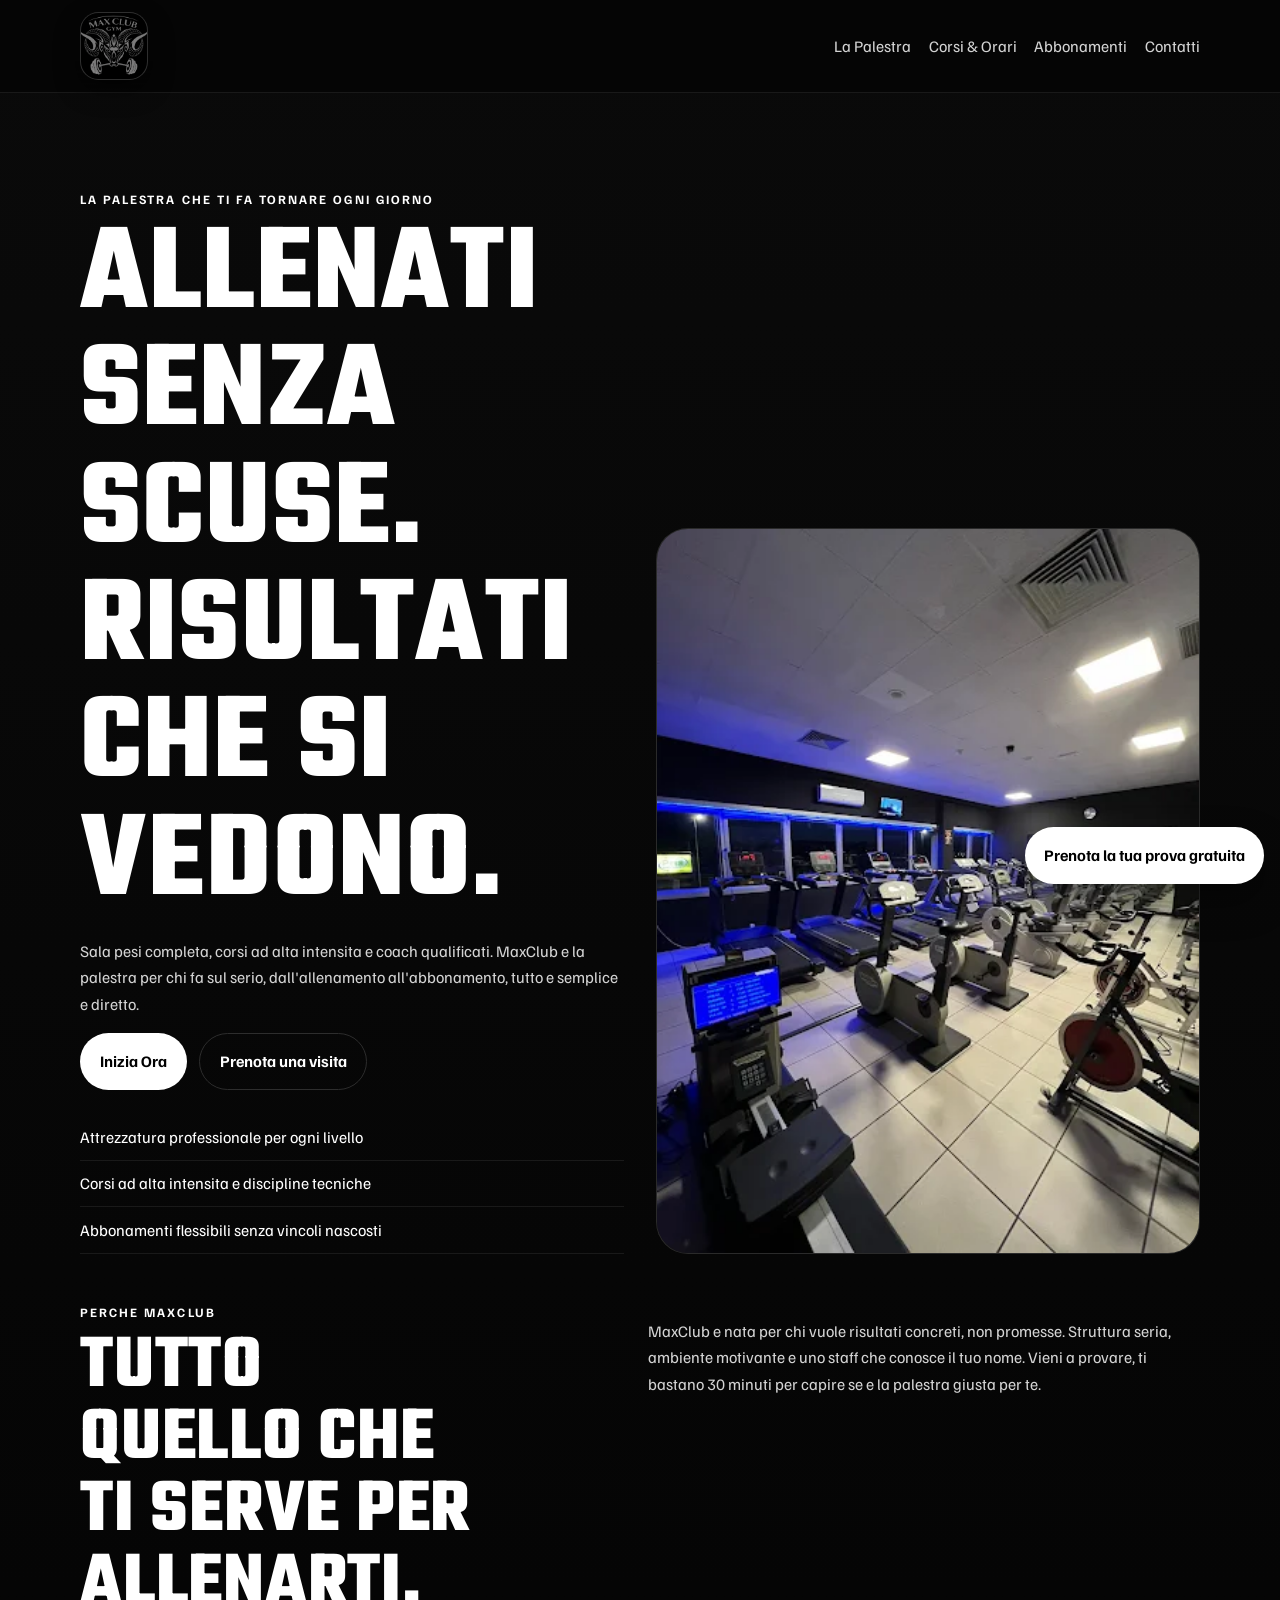
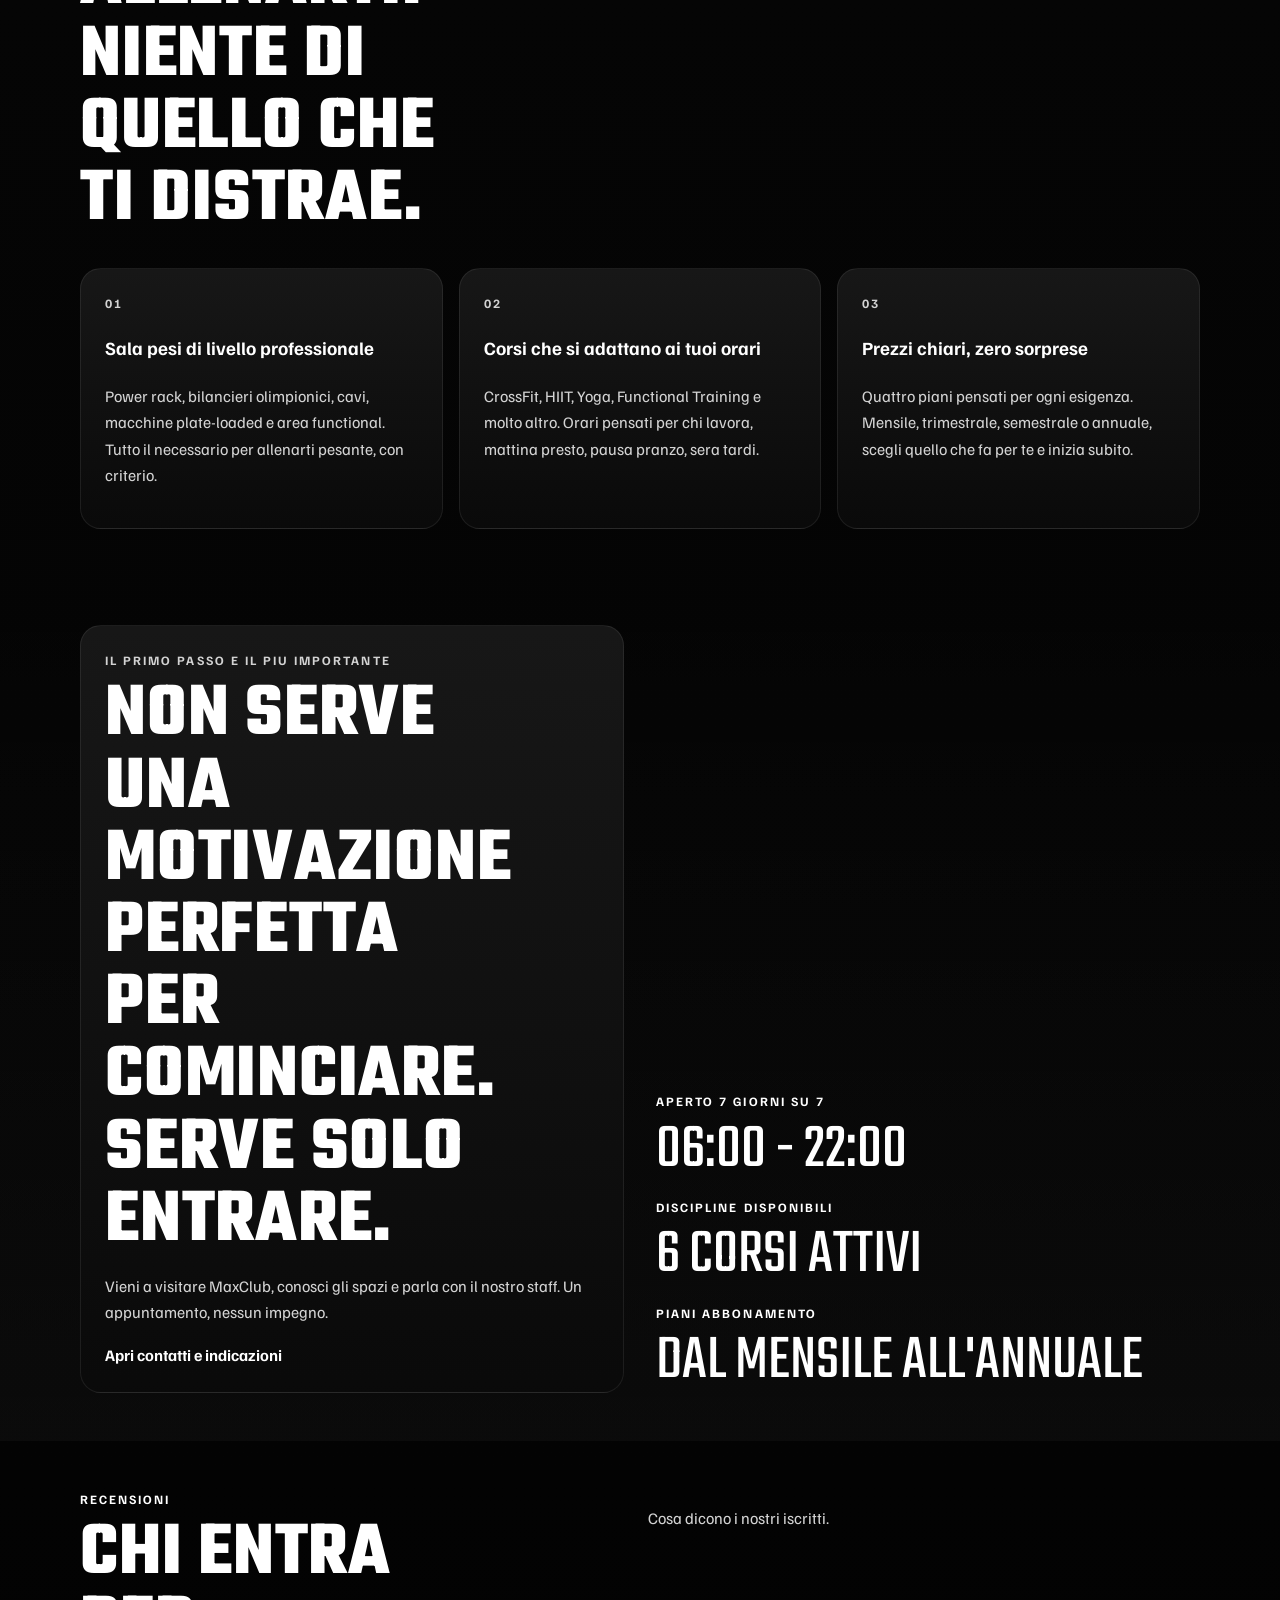
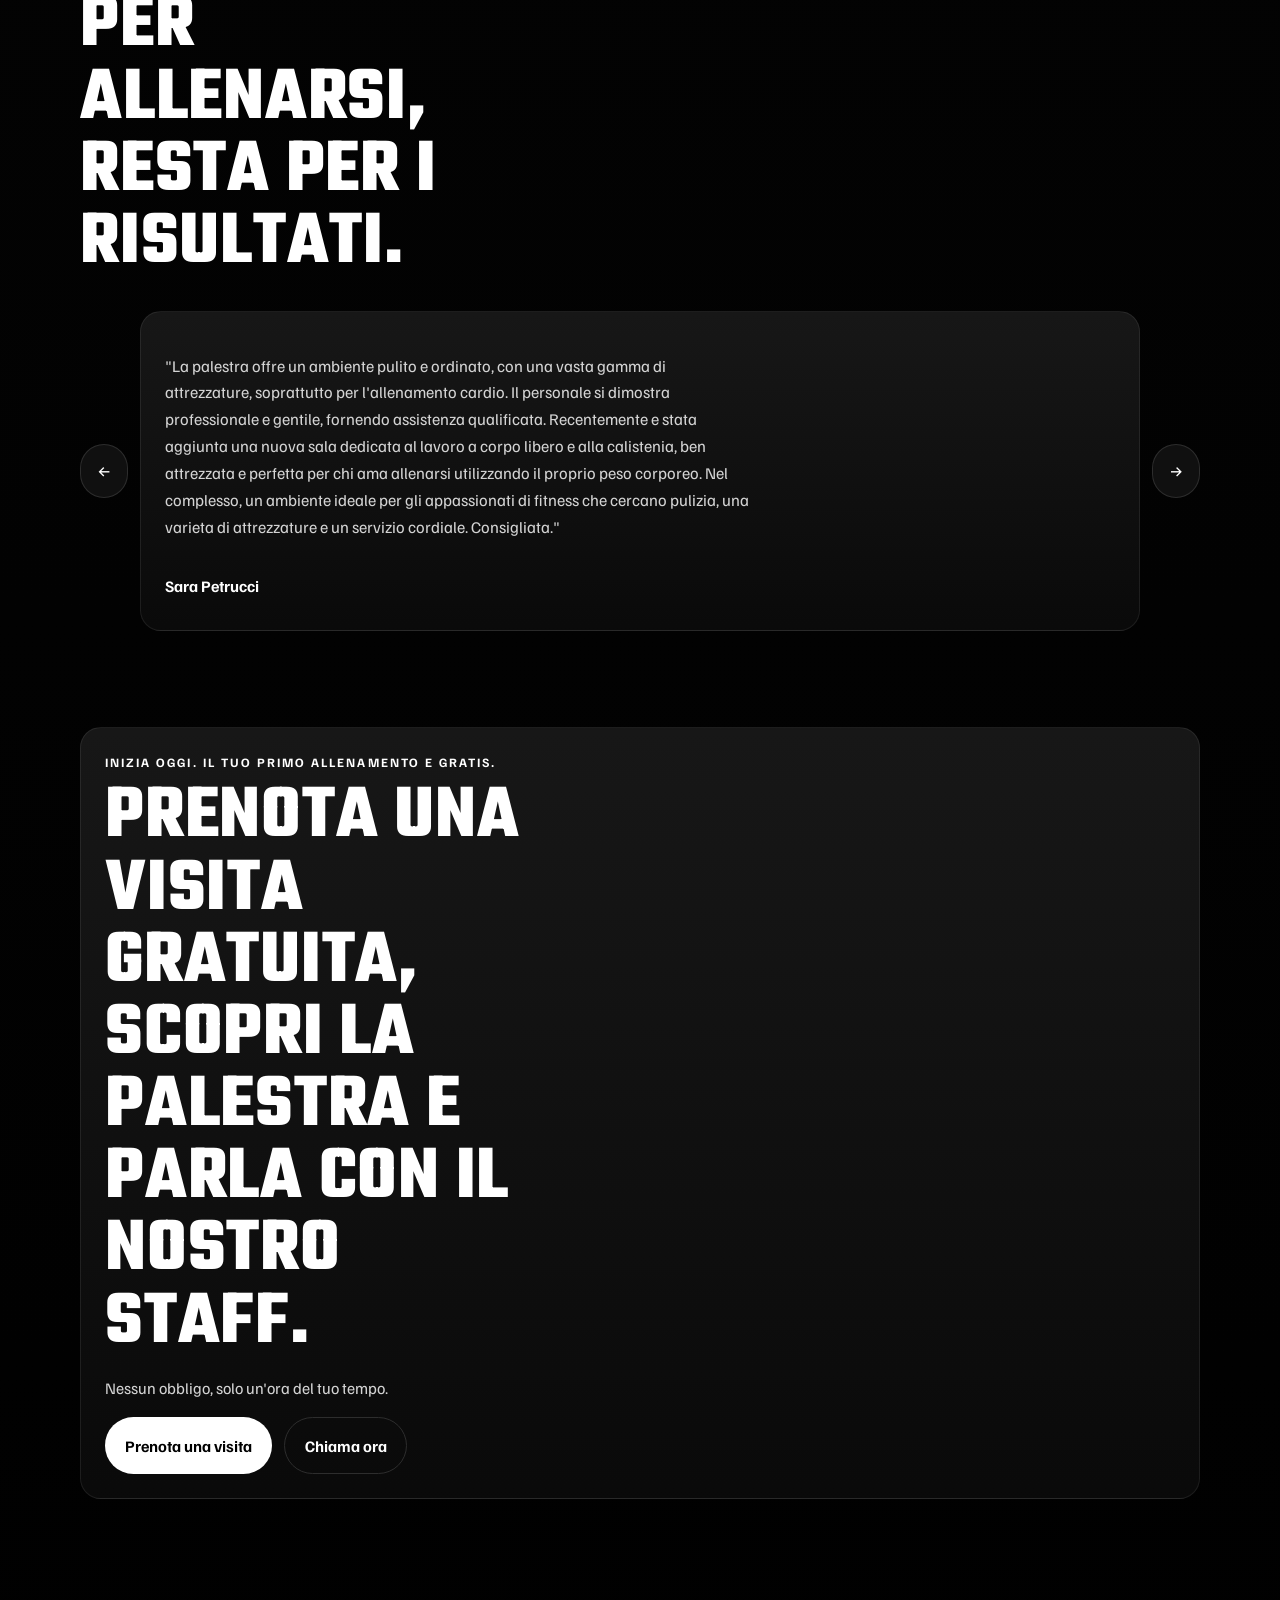
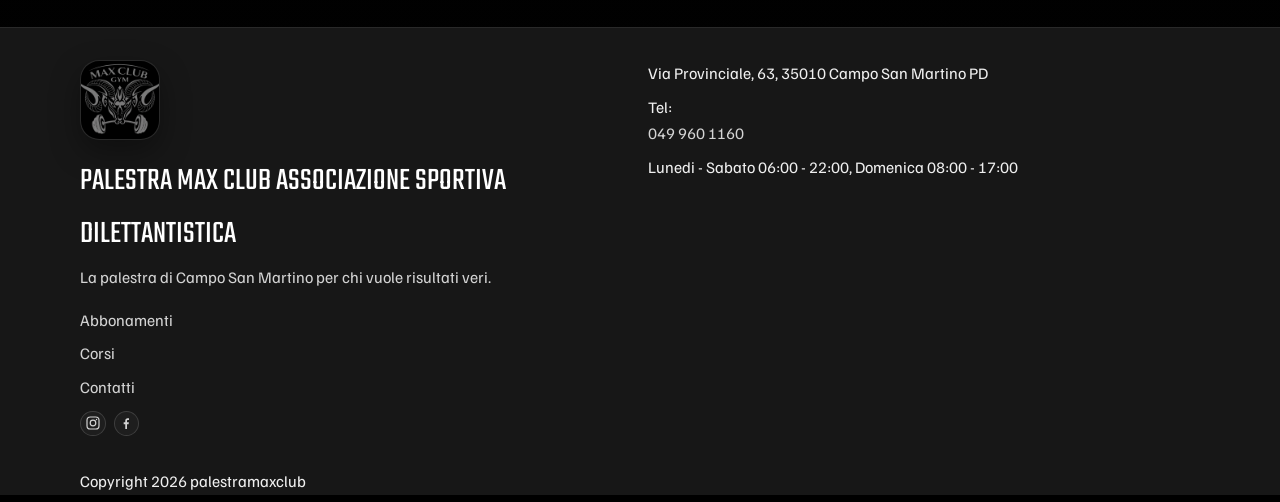
<file: index.html>
<!DOCTYPE html>
<html lang="it">
<head>
  <meta charset="UTF-8">
  <meta name="viewport" content="width=device-width, initial-scale=1.0">
  <title>Palestra Max Club | Sala Pesi, Corsi e Abbonamenti a Campo San Martino</title>
  <meta name="description" content="Palestra Max Club a Campo San Martino: sala pesi, corsi, abbonamenti flessibili e contatti rapidi. Scopri la palestra e prenota una visita.">
  <meta name="theme-color" content="#050505">
  <meta property="og:title" content="Palestra Max Club">
  <meta property="og:description" content="Allenati senza scuse. Risultati che si vedono. Scopri Palestra Max Club a Campo San Martino.">
  <meta property="og:type" content="website">
  <meta property="og:image" content="assets/og-cover.svg">
  <link rel="icon" href="assets/LOGO_MAX.png" type="image/png">
  <link rel="preconnect" href="https://fonts.googleapis.com">
  <link rel="preconnect" href="https://fonts.gstatic.com" crossorigin>
  <link href="https://fonts.googleapis.com/css2?family=Familjen+Grotesk:wght@400;500;600;700&family=Teko:wght@500;600;700&display=swap" rel="stylesheet">
  <link rel="stylesheet" href="style.css?v=20260506-socialfix">
  <script type="application/ld+json">
  {
    "@context": "https://schema.org",
    "@type": "HealthClub",
    "name": "Palestra Max Club Associazione Sportiva Dilettantistica",
    "description": "Palestra con sala pesi, corsi, coach qualificati e abbonamenti a Campo San Martino.",
    "telephone": "+39 049 960 1160",
    "address": {
      "@type": "PostalAddress",
      "streetAddress": "Via Provinciale, 63",
      "addressLocality": "Campo San Martino",
      "postalCode": "35010",
      "addressRegion": "PD",
      "addressCountry": "IT"
    },
    "openingHoursSpecification": [
      {
        "@type": "OpeningHoursSpecification",
        "dayOfWeek": ["Monday", "Tuesday", "Wednesday", "Thursday", "Friday", "Saturday"],
        "opens": "06:00",
        "closes": "22:00"
      },
      {
        "@type": "OpeningHoursSpecification",
        "dayOfWeek": "Sunday",
        "opens": "08:00",
        "closes": "17:00"
      }
    ]
  }
  </script>
</head>
<body>
  <a class="skip-link" href="#main-content">Vai al contenuto</a>
  <header class="site-header">
    <div class="shell nav-shell">
      <a class="brand" href="index.html" aria-label="Palestra Max Club home">
        <img class="brand-logo" src="assets/LOGO_MAX.png" alt="Logo Palestra Max Club" width="128" height="128" loading="eager">
      </a>
      <button class="nav-toggle" type="button" aria-expanded="false" aria-controls="site-menu">
        <span></span>
        <span></span>
        <span></span>
        <span class="sr-only">Apri menu</span>
      </button>
      <nav class="site-nav" id="site-menu" aria-label="Navigazione principale">
        <a href="palestra.html">La Palestra</a>
        <a href="corsi.html">Corsi &amp; Orari</a>
        <a href="abbonamenti.html">Abbonamenti</a>
        <a href="contatti.html">Contatti</a>
      </nav>
    </div>
  </header>

  <main id="main-content">
    <section class="hero-section">
      <div class="shell hero-grid">
        <div class="hero-copy reveal">
          <p class="eyebrow">La palestra che ti fa tornare ogni giorno</p>
          <h1>Allenati senza scuse. Risultati che si vedono.</h1>
          <p class="lead">Sala pesi completa, corsi ad alta intensita e coach qualificati. MaxClub e la palestra per chi fa sul serio, dall'allenamento all'abbonamento, tutto e semplice e diretto.</p>
          <div class="hero-actions">
            <a class="button" href="abbonamenti.html">Inizia Ora</a>
            <a class="button button-secondary" href="contatti.html">Prenota una visita</a>
          </div>
          <ul class="hero-points" aria-label="Punti di forza principali">
            <li>Attrezzatura professionale per ogni livello</li>
            <li>Corsi ad alta intensita e discipline tecniche</li>
            <li>Abbonamenti flessibili senza vincoli nascosti</li>
          </ul>
        </div>
        <div class="hero-visual reveal-delayed">
          <img src="assets/2024-03-10.webp" alt="Sala pesi di Palestra Max Club" width="960" height="1080" loading="eager">
        </div>
      </div>
    </section>

    <section class="section section-tight">
      <div class="shell split-intro reveal">
        <div>
          <p class="eyebrow">Perche MaxClub</p>
          <h2>Tutto quello che ti serve per allenarti. Niente di quello che ti distrae.</h2>
        </div>
        <p class="section-note">MaxClub e nata per chi vuole risultati concreti, non promesse. Struttura seria, ambiente motivante e uno staff che conosce il tuo nome. Vieni a provare, ti bastano 30 minuti per capire se e la palestra giusta per te.</p>
      </div>
      <div class="shell feature-grid">
        <article class="feature-card reveal">
          <p class="feature-index">01</p>
          <h3>Sala pesi di livello professionale</h3>
          <p>Power rack, bilancieri olimpionici, cavi, macchine plate-loaded e area functional. Tutto il necessario per allenarti pesante, con criterio.</p>
        </article>
        <article class="feature-card reveal-delayed">
          <p class="feature-index">02</p>
          <h3>Corsi che si adattano ai tuoi orari</h3>
          <p>CrossFit, HIIT, Yoga, Functional Training e molto altro. Orari pensati per chi lavora, mattina presto, pausa pranzo, sera tardi.</p>
        </article>
        <article class="feature-card reveal">
          <p class="feature-index">03</p>
          <h3>Prezzi chiari, zero sorprese</h3>
          <p>Quattro piani pensati per ogni esigenza. Mensile, trimestrale, semestrale o annuale, scegli quello che fa per te e inizia subito.</p>
        </article>
      </div>
    </section>

    <section class="section highlight-section">
      <div class="shell spotlight-grid">
        <div class="spotlight-panel reveal">
          <p class="eyebrow">Il primo passo e il piu importante</p>
          <h2>Non serve una motivazione perfetta per cominciare. Serve solo entrare.</h2>
          <p>Vieni a visitare MaxClub, conosci gli spazi e parla con il nostro staff. Un appuntamento, nessun impegno.</p>
          <a class="text-link" href="contatti.html">Apri contatti e indicazioni</a>
        </div>
        <div class="spotlight-meta reveal-delayed">
          <div>
            <p class="meta-label">Aperto 7 giorni su 7</p>
            <p class="meta-value">06:00 - 22:00</p>
          </div>
          <div>
            <p class="meta-label">Discipline disponibili</p>
            <p class="meta-value">6 corsi attivi</p>
          </div>
          <div>
            <p class="meta-label">Piani abbonamento</p>
            <p class="meta-value">Dal mensile all'annuale</p>
          </div>
        </div>
      </div>
    </section>

    <section class="section">
      <div class="shell split-intro reveal">
        <div>
          <p class="eyebrow">Recensioni</p>
          <h2>Chi entra per allenarsi, resta per i risultati.</h2>
        </div>
        <p class="section-note">Cosa dicono i nostri iscritti.</p>
      </div>
      <div class="shell carousel review-carousel reveal" data-carousel data-autoplay="5000">
        <button class="carousel-control" type="button" data-carousel-prev aria-label="Recensione precedente">&#8592;</button>
        <div class="carousel-track">
          <article class="carousel-slide testimonial is-active">
            <p>"La palestra offre un ambiente pulito e ordinato, con una vasta gamma di attrezzature, soprattutto per l'allenamento cardio. Il personale si dimostra professionale e gentile, fornendo assistenza qualificata. Recentemente e stata aggiunta una nuova sala dedicata al lavoro a corpo libero e alla calistenia, ben attrezzata e perfetta per chi ama allenarsi utilizzando il proprio peso corporeo. Nel complesso, un ambiente ideale per gli appassionati di fitness che cercano pulizia, una varieta di attrezzature e un servizio cordiale. Consigliata."</p>
            <strong>Sara Petrucci</strong>
          </article>
          <article class="carousel-slide testimonial">
            <p>"La palestra e perfetta sotto ogni punto di vista: pulita, ben attrezzata, tenuta in modo impeccabile e costantemente aggiornata per garantire che gli allenamenti siano il piu piacevoli possibile. Inoltre, il personale e sempre cordiale e disponibile."</p>
            <strong>Alice</strong>
          </article>
          <article class="carousel-slide testimonial">
            <p>"Una palestra ben attrezzata; hanno aggiunto nuove macchine e attrezzature specifiche per il powerlifting, e la differenza si sente. Bilancieri da competizione, piattaforme solide, panche stabili, in pratica, tutto cio che serve per un allenamento serio, senza compromessi. La cosa fantastica, pero, e che non e una palestra solo per powerlifter: qui si allenano tutti, dai principianti agli atleti piu esperti, senza giudizi o atteggiamenti da club esclusivo. C'e rispetto, voglia di migliorarsi e un grande senso di comunita. Se cercate una palestra completa, dove potervi allenare duramente ma anche divertirvi e sentirvi bene, ve la consiglio vivamente."</p>
            <strong>Arianna Mamprin</strong>
          </article>
          <article class="carousel-slide testimonial">
            <p>"Palestra spaziosa, non affollata come quelle delle catene o dei marchi piu noti. Preferisco di gran lunga pagare un po' di piu per una palestra dove ci si puo allenare a tutte le ore, piuttosto che una aperta 24 ore su 24, 7 giorni su 7, dove spesso non si riesce a rispettare un orario perche e tutto occupato. Le macchine sono Technogym Silver Series, spesso molto migliori delle nuovissime macchine MadMax di cui magari non si sente nemmeno parlare. Tutti sono molto cordiali, sia il personale che i clienti."</p>
            <strong>Alessandro Bodini</strong>
          </article>
          <article class="carousel-slide testimonial">
            <p>"L'attrezzatura e vastissima, dall'allenamento con i pesi a quello con i pesi, dal cardio agli esercizi a corpo libero: c'e proprio tutto. La pulizia e sempre impeccabile. La professionalita e ineguagliabile. E sono in arrivo anche nuove sale per l'allenamento. Consigliatissimo."</p>
            <strong>Domenico Bucchini</strong>
          </article>
        </div>
        <button class="carousel-control" type="button" data-carousel-next aria-label="Recensione successiva">&#8594;</button>
      </div>
    </section>

    <section class="section cta-band">
      <div class="shell cta-band-inner reveal">
        <div>
          <p class="eyebrow">Inizia oggi. Il tuo primo allenamento e gratis.</p>
          <h2>Prenota una visita gratuita, scopri la palestra e parla con il nostro staff.</h2>
          <p class="section-note">Nessun obbligo, solo un'ora del tuo tempo.</p>
        </div>
        <div class="hero-actions">
          <a class="button" href="contatti.html">Prenota una visita</a>
          <a class="button button-secondary" href="tel:+390499601160">Chiama ora</a>
        </div>
      </div>
    </section>
  </main>

  <a class="floating-cta" href="contatti.html#booking-form">Prenota la tua prova gratuita</a>

  <footer class="site-footer">
    <div class="shell footer-grid">
      <div>
        <img class="footer-logo" src="assets/LOGO_MAX.png" alt="Logo Palestra Max Club" width="128" height="128" loading="lazy">
        <p class="footer-brand">Palestra Max Club Associazione Sportiva Dilettantistica</p>
        <p class="footer-copy">La palestra di Campo San Martino per chi vuole risultati veri.</p>
      </div>
      <div>
        <p class="footer-detail">Via Provinciale, 63, 35010 Campo San Martino PD</p>
        <p class="footer-detail">Tel: <a href="tel:+390499601160">049 960 1160</a></p>
        <p class="footer-detail">Lunedi - Sabato 06:00 - 22:00, Domenica 08:00 - 17:00</p>
      </div>
      <div>
        <a href="abbonamenti.html">Abbonamenti</a>
        <a href="corsi.html">Corsi</a>
        <a href="contatti.html">Contatti</a>
        <div class="footer-social" aria-label="Social Palestra Max Club">
          <a class="social-link" href="https://www.instagram.com/maxclub.palestra/" target="_blank" rel="noreferrer" aria-label="Instagram Palestra Max Club">
            <svg viewBox="0 0 24 24" width="16" height="16" aria-hidden="true" focusable="false">
              <rect x="3" y="3" width="18" height="18" rx="5" ry="5" fill="none" stroke="currentColor" stroke-width="1.8"></rect>
              <circle cx="12" cy="12" r="4.2" fill="none" stroke="currentColor" stroke-width="1.8"></circle>
              <circle cx="17.3" cy="6.7" r="1.1" fill="currentColor"></circle>
            </svg>
            <span class="sr-only">Instagram</span>
          </a>
          <a class="social-link" href="https://www.facebook.com/maxclub2018/?locale=it_IT" target="_blank" rel="noreferrer" aria-label="Facebook Palestra Max Club">
            <svg viewBox="0 0 24 24" width="16" height="16" aria-hidden="true" focusable="false">
              <path d="M13.5 21v-7h2.4l0.4-3h-2.8V9.1c0-0.9 0.3-1.5 1.6-1.5H16.5V5c-0.3 0-1.1-0.1-2.1-0.1c-2.1 0-3.5 1.3-3.5 3.7V11H8.5v3h2.4v7h2.6z" fill="currentColor"></path>
            </svg>
            <span class="sr-only">Facebook</span>
          </a>
        </div>
      </div>
    </div>
    <div class="shell">
      <p class="footer-detail">Copyright 2026 palestramaxclub</p>
    </div>
  </footer>

  <script src="app.js?v=20260506-socialfix" defer></script>
</body>
</html>
</file>
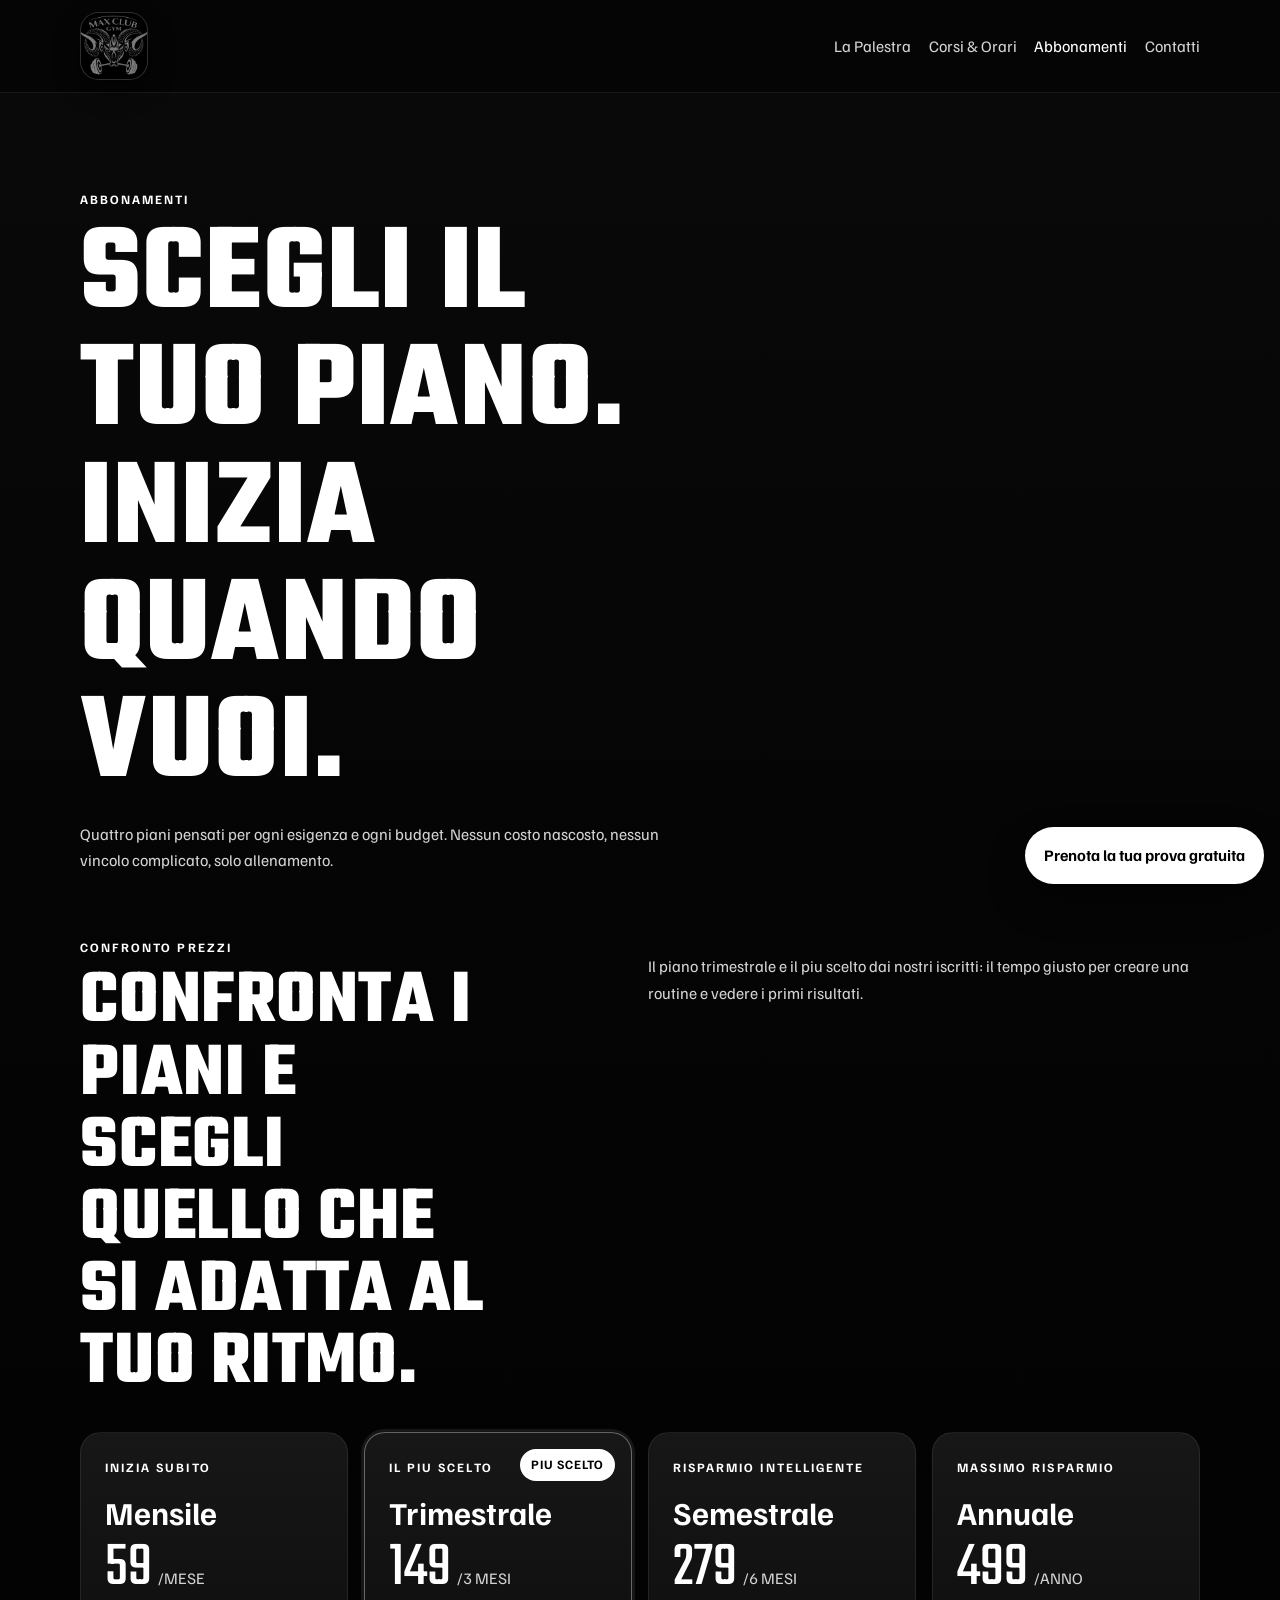
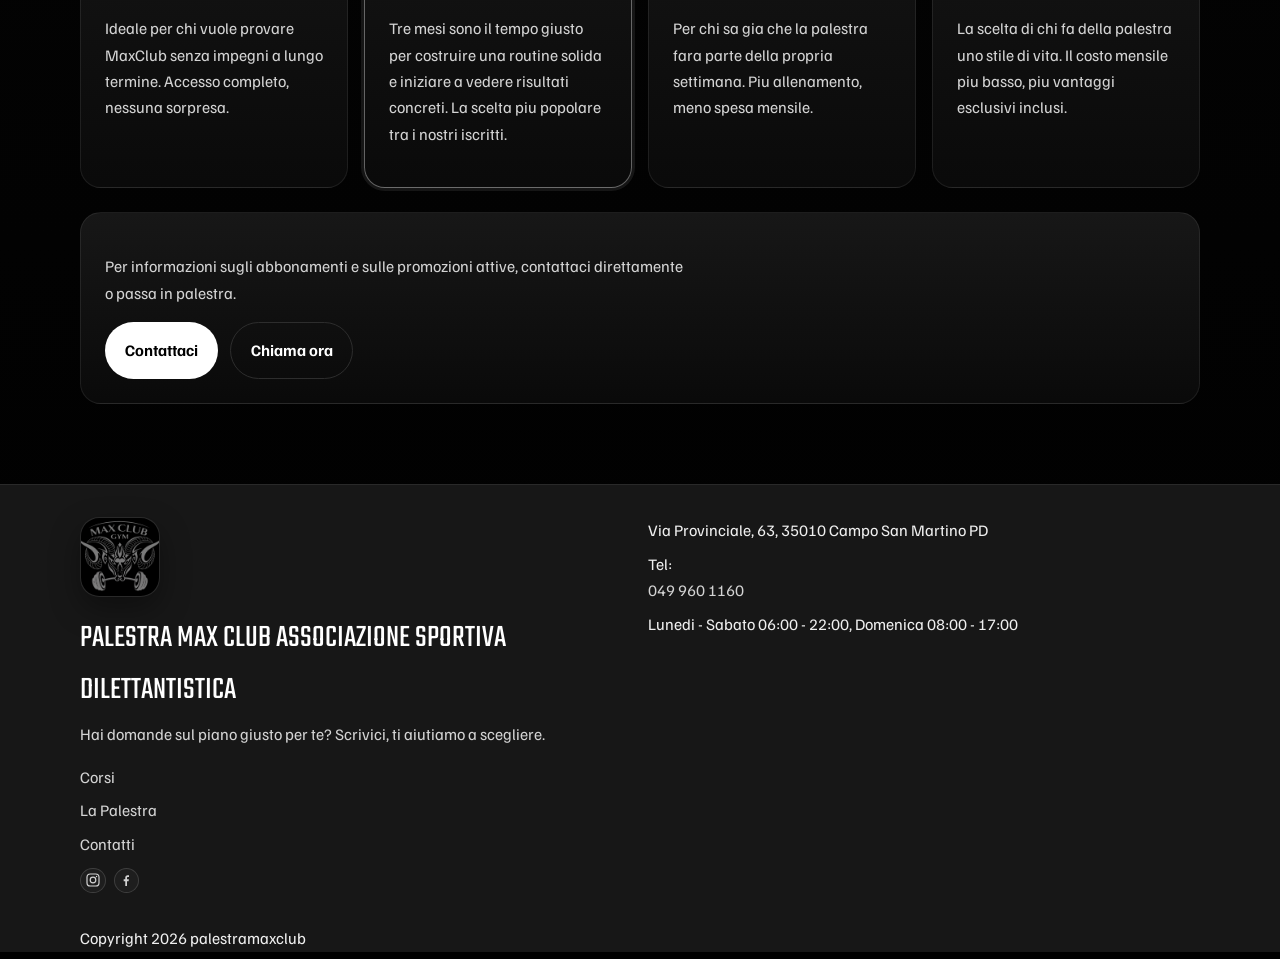
<file: abbonamenti.html>
<!DOCTYPE html>
<html lang="it">
<head>
  <meta charset="UTF-8">
  <meta name="viewport" content="width=device-width, initial-scale=1.0">
  <title>Abbonamenti | Palestra Max Club</title>
  <meta name="description" content="Confronta gli abbonamenti di Palestra Max Club e invia la tua richiesta in pochi minuti.">
  <meta name="theme-color" content="#050505">
  <link rel="icon" href="assets/LOGO_MAX.png" type="image/png">
  <link rel="preconnect" href="https://fonts.googleapis.com">
  <link rel="preconnect" href="https://fonts.gstatic.com" crossorigin>
  <link href="https://fonts.googleapis.com/css2?family=Familjen+Grotesk:wght@400;500;600;700&family=Teko:wght@500;600;700&display=swap" rel="stylesheet">
  <link rel="stylesheet" href="style.css?v=20260506-socialfix">
</head>
<body>
  <a class="skip-link" href="#main-content">Vai al contenuto</a>
  <header class="site-header">
    <div class="shell nav-shell">
      <a class="brand" href="index.html" aria-label="Palestra Max Club home">
        <img class="brand-logo" src="assets/LOGO_MAX.png" alt="Logo Palestra Max Club" width="128" height="128" loading="eager">
      </a>
      <button class="nav-toggle" type="button" aria-expanded="false" aria-controls="site-menu">
        <span></span>
        <span></span>
        <span></span>
        <span class="sr-only">Apri menu</span>
      </button>
      <nav class="site-nav" id="site-menu" aria-label="Navigazione principale">
        <a href="palestra.html">La Palestra</a>
        <a href="corsi.html">Corsi &amp; Orari</a>
        <a href="abbonamenti.html" aria-current="page">Abbonamenti</a>
        <a href="contatti.html">Contatti</a>
      </nav>
    </div>
  </header>

  <main id="main-content">
    <section class="page-hero shell reveal">
      <p class="eyebrow">Abbonamenti</p>
      <h1>Scegli il tuo piano. Inizia quando vuoi.</h1>
      <p class="lead">Quattro piani pensati per ogni esigenza e ogni budget. Nessun costo nascosto, nessun vincolo complicato, solo allenamento.</p>
    </section>

    <section class="section section-tight">
      <div class="shell split-intro reveal">
        <div>
          <p class="eyebrow">Confronto prezzi</p>
          <h2>Confronta i piani e scegli quello che si adatta al tuo ritmo.</h2>
        </div>
        <p class="section-note">Il piano trimestrale e il piu scelto dai nostri iscritti: il tempo giusto per creare una routine e vedere i primi risultati.</p>
      </div>

      <div class="shell pricing-grid">
        <article class="pricing-card">
          <p class="plan-kicker">Inizia subito</p>
          <h3>Mensile</h3>
          <p class="plan-price">59<span>/mese</span></p>
          <p class="plan-copy">Ideale per chi vuole provare MaxClub senza impegni a lungo termine. Accesso completo, nessuna sorpresa.</p>
        </article>

        <article class="pricing-card featured">
          <p class="plan-badge">Piu scelto</p>
          <p class="plan-kicker">Il piu scelto</p>
          <h3>Trimestrale</h3>
          <p class="plan-price">149<span>/3 mesi</span></p>
          <p class="plan-copy">Tre mesi sono il tempo giusto per costruire una routine solida e iniziare a vedere risultati concreti. La scelta piu popolare tra i nostri iscritti.</p>
        </article>

        <article class="pricing-card">
          <p class="plan-kicker">Risparmio intelligente</p>
          <h3>Semestrale</h3>
          <p class="plan-price">279<span>/6 mesi</span></p>
          <p class="plan-copy">Per chi sa gia che la palestra fara parte della propria settimana. Piu allenamento, meno spesa mensile.</p>
        </article>

        <article class="pricing-card">
          <p class="plan-kicker">Massimo risparmio</p>
          <h3>Annuale</h3>
          <p class="plan-price">499<span>/anno</span></p>
          <p class="plan-copy">La scelta di chi fa della palestra uno stile di vita. Il costo mensile piu basso, piu vantaggi esclusivi inclusi.</p>
        </article>
      </div>
      <div class="shell pricing-note reveal">
        <p class="section-note">Per informazioni sugli abbonamenti e sulle promozioni attive, contattaci direttamente o passa in palestra.</p>
        <div class="hero-actions">
          <a class="button" href="contatti.html">Contattaci</a>
          <a class="button button-secondary" href="tel:+390499601160">Chiama ora</a>
        </div>
      </div>
    </section>
  </main>

  <a class="floating-cta" href="contatti.html#booking-form">Prenota la tua prova gratuita</a>

  <footer class="site-footer">
    <div class="shell footer-grid">
      <div>
        <img class="footer-logo" src="assets/LOGO_MAX.png" alt="Logo Palestra Max Club" width="128" height="128" loading="lazy">
        <p class="footer-brand">Palestra Max Club Associazione Sportiva Dilettantistica</p>
        <p class="footer-copy">Hai domande sul piano giusto per te? Scrivici, ti aiutiamo a scegliere.</p>
      </div>
      <div>
        <p class="footer-detail">Via Provinciale, 63, 35010 Campo San Martino PD</p>
        <p class="footer-detail">Tel: <a href="tel:+390499601160">049 960 1160</a></p>
        <p class="footer-detail">Lunedi - Sabato 06:00 - 22:00, Domenica 08:00 - 17:00</p>
      </div>
      <div>
        <a href="corsi.html">Corsi</a>
        <a href="palestra.html">La Palestra</a>
        <a href="contatti.html">Contatti</a>
        <div class="footer-social" aria-label="Social Palestra Max Club">
          <a class="social-link" href="https://www.instagram.com/maxclub.palestra/" target="_blank" rel="noreferrer" aria-label="Instagram Palestra Max Club">
            <svg viewBox="0 0 24 24" width="16" height="16" aria-hidden="true" focusable="false">
              <rect x="3" y="3" width="18" height="18" rx="5" ry="5" fill="none" stroke="currentColor" stroke-width="1.8"></rect>
              <circle cx="12" cy="12" r="4.2" fill="none" stroke="currentColor" stroke-width="1.8"></circle>
              <circle cx="17.3" cy="6.7" r="1.1" fill="currentColor"></circle>
            </svg>
            <span class="sr-only">Instagram</span>
          </a>
          <a class="social-link" href="https://www.facebook.com/maxclub2018/?locale=it_IT" target="_blank" rel="noreferrer" aria-label="Facebook Palestra Max Club">
            <svg viewBox="0 0 24 24" width="16" height="16" aria-hidden="true" focusable="false">
              <path d="M13.5 21v-7h2.4l0.4-3h-2.8V9.1c0-0.9 0.3-1.5 1.6-1.5H16.5V5c-0.3 0-1.1-0.1-2.1-0.1c-2.1 0-3.5 1.3-3.5 3.7V11H8.5v3h2.4v7h2.6z" fill="currentColor"></path>
            </svg>
            <span class="sr-only">Facebook</span>
          </a>
        </div>
      </div>
    </div>
    <div class="shell">
      <p class="footer-detail">Copyright 2026 palestramaxclub</p>
    </div>
  </footer>

  <script src="app.js?v=20260506-socialfix" defer></script>
</body>
</html>
</file>
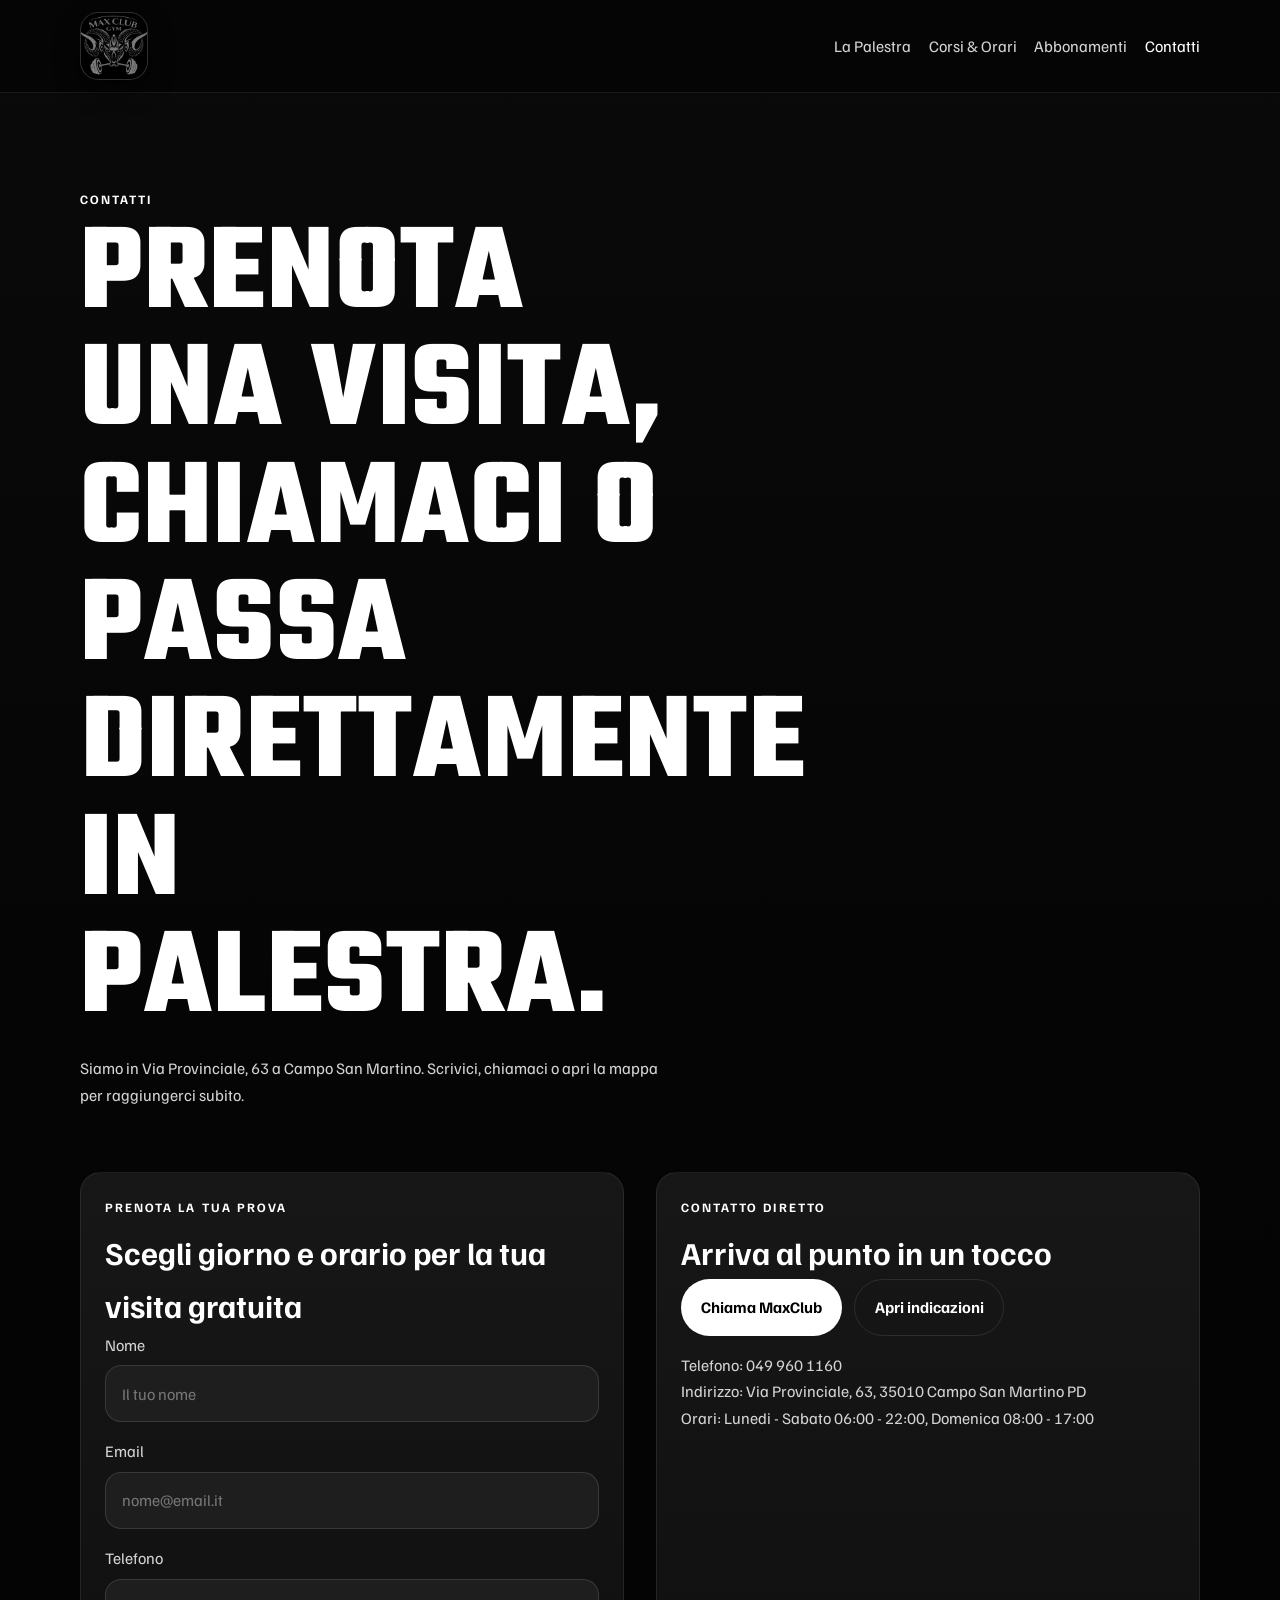
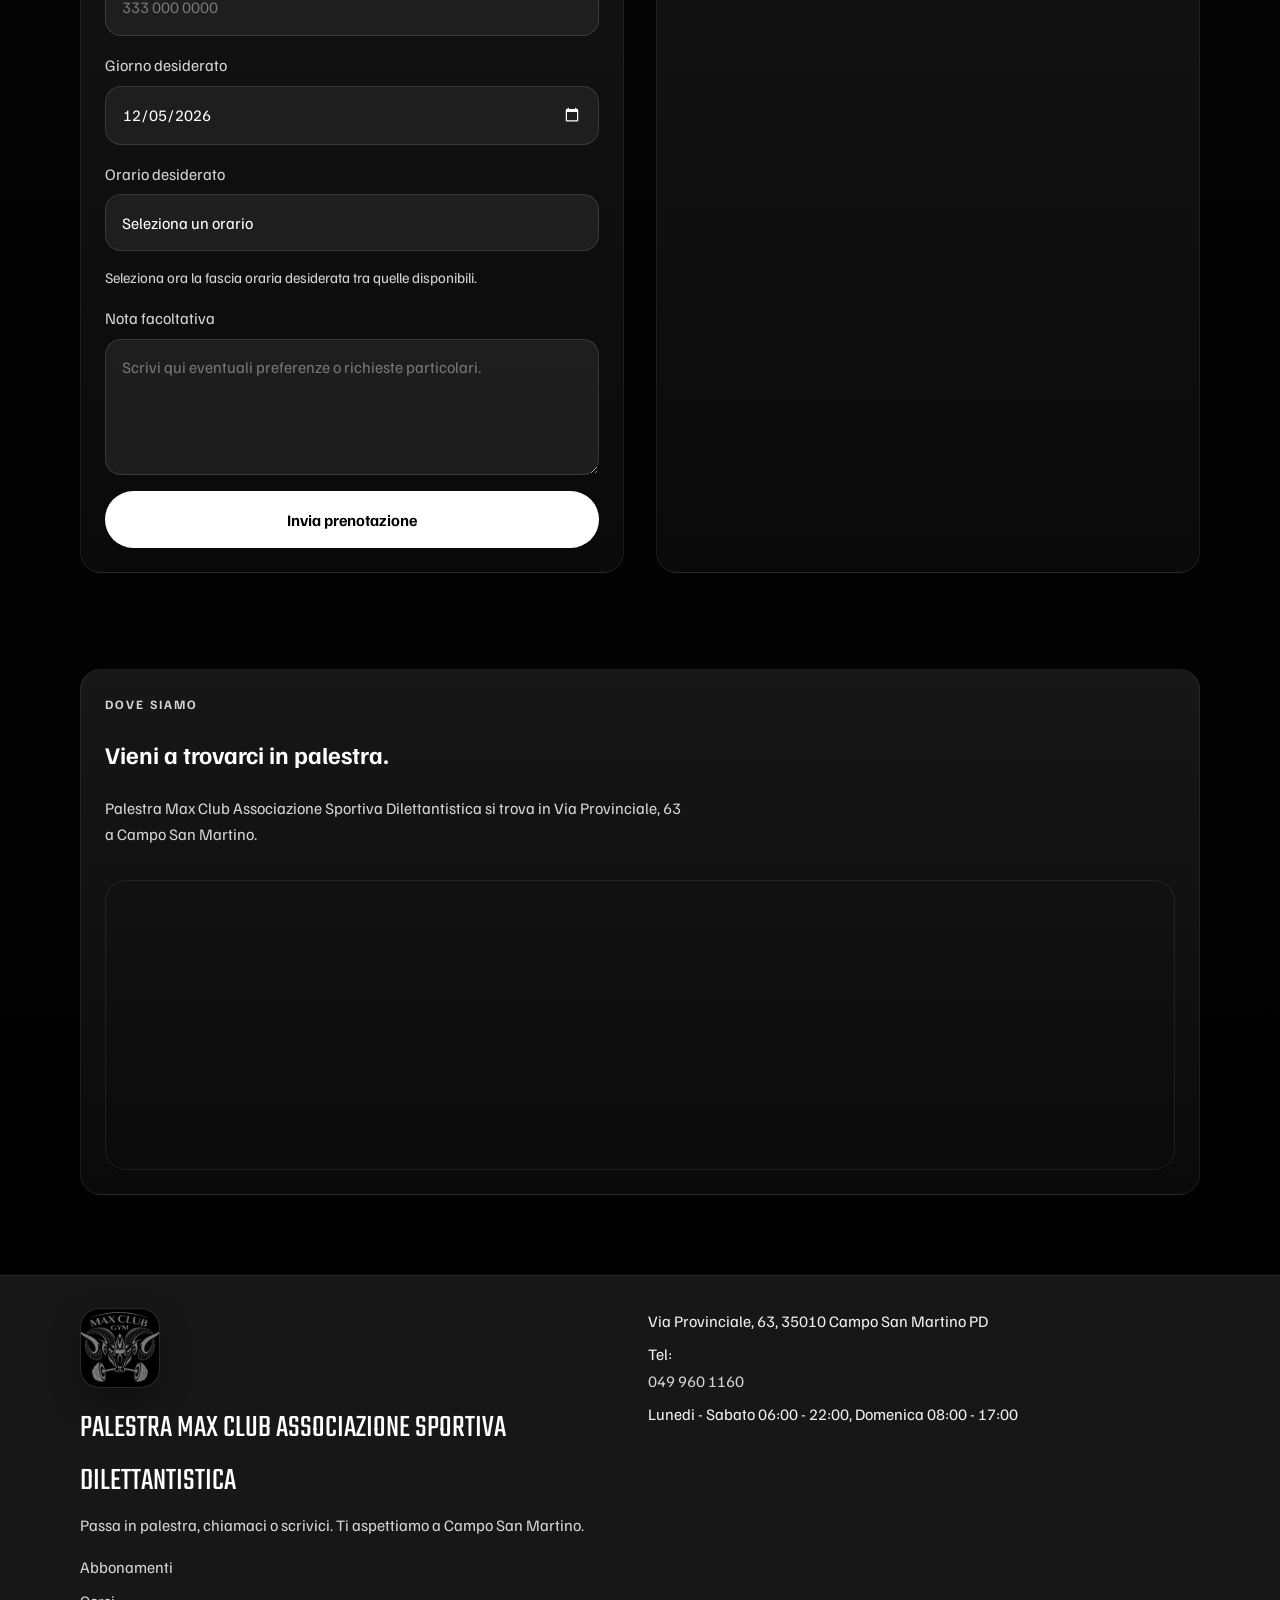
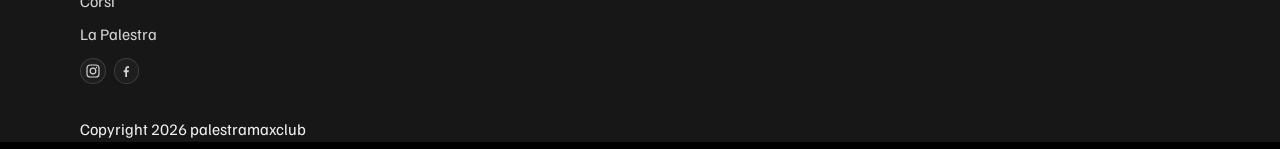
<file: contatti.html>
<!DOCTYPE html>
<html lang="it">
<head>
  <meta charset="UTF-8">
  <meta name="viewport" content="width=device-width, initial-scale=1.0">
  <title>Contatti | Palestra Max Club</title>
  <meta name="description" content="Contatta Palestra Max Club a Campo San Martino, chiama in un tap e trova la palestra sulla mappa.">
  <meta name="theme-color" content="#050505">
  <link rel="icon" href="assets/LOGO_MAX.png" type="image/png">
  <link rel="preconnect" href="https://fonts.googleapis.com">
  <link rel="preconnect" href="https://fonts.gstatic.com" crossorigin>
  <link href="https://fonts.googleapis.com/css2?family=Familjen+Grotesk:wght@400;500;600;700&family=Teko:wght@500;600;700&display=swap" rel="stylesheet">
  <link rel="stylesheet" href="style.css?v=20260506-socialfix">
</head>
<body>
  <a class="skip-link" href="#main-content">Vai al contenuto</a>
  <header class="site-header">
    <div class="shell nav-shell">
      <a class="brand" href="index.html" aria-label="Palestra Max Club home">
        <img class="brand-logo" src="assets/LOGO_MAX.png" alt="Logo Palestra Max Club" width="128" height="128" loading="eager">
      </a>
      <button class="nav-toggle" type="button" aria-expanded="false" aria-controls="site-menu">
        <span></span>
        <span></span>
        <span></span>
        <span class="sr-only">Apri menu</span>
      </button>
      <nav class="site-nav" id="site-menu" aria-label="Navigazione principale">
        <a href="palestra.html">La Palestra</a>
        <a href="corsi.html">Corsi &amp; Orari</a>
        <a href="abbonamenti.html">Abbonamenti</a>
        <a href="contatti.html" aria-current="page">Contatti</a>
      </nav>
    </div>
  </header>

  <main id="main-content">
    <section class="page-hero shell reveal">
      <p class="eyebrow">Contatti</p>
      <h1>Prenota una visita, chiamaci o passa direttamente in palestra.</h1>
      <p class="lead">Siamo in Via Provinciale, 63 a Campo San Martino. Scrivici, chiamaci o apri la mappa per raggiungerci subito.</p>
    </section>

    <section class="section section-tight">
      <div class="shell contact-layout">
        <section class="contact-card reveal">
          <p class="eyebrow">Prenota la tua prova</p>
          <h2>Scegli giorno e orario per la tua visita gratuita</h2>
          <form class="contact-form booking-form" id="booking-form">
            <label>
              Nome
              <input type="text" name="name" placeholder="Il tuo nome" required>
            </label>
            <label>
              Email
              <input type="email" name="email" placeholder="nome@email.it" required>
            </label>
            <label>
              Telefono
              <input type="tel" name="phone" placeholder="333 000 0000" required>
            </label>
            <label>
              Giorno desiderato
              <input type="date" name="bookingDate" id="booking-date" required>
            </label>
            <label>
              Orario desiderato
              <select name="bookingTime" id="booking-time" required>
                <option value="">Seleziona prima una data</option>
              </select>
            </label>
            <p class="booking-hint">Le prove gratuite si prenotano dal lunedi al sabato, nelle fasce orarie di apertura della palestra.</p>
            <label>
              Nota facoltativa
              <textarea rows="4" name="message" placeholder="Scrivi qui eventuali preferenze o richieste particolari."></textarea>
            </label>
            <button class="button" type="submit">Invia prenotazione</button>
          </form>
        </section>

        <section class="contact-card reveal-delayed">
          <p class="eyebrow">Contatto diretto</p>
          <h2>Arriva al punto in un tocco</h2>
          <div class="contact-actions">
            <a class="button" href="tel:+390499601160">Chiama MaxClub</a>
            <a class="button button-secondary" href="https://www.google.com/maps/search/?api=1&query=Via+Provinciale,+63,+35010+Campo+San+Martino+PD" target="_blank" rel="noreferrer">Apri indicazioni</a>
          </div>
          <p class="contact-copy">Telefono: 049 960 1160<br>Indirizzo: Via Provinciale, 63, 35010 Campo San Martino PD<br>Orari: Lunedi - Sabato 06:00 - 22:00, Domenica 08:00 - 17:00</p>
        </section>
      </div>
    </section>

    <section class="section">
      <div class="shell map-panel reveal">
        <div>
          <p class="eyebrow">Dove siamo</p>
          <h2>Vieni a trovarci in palestra.</h2>
          <p>Palestra Max Club Associazione Sportiva Dilettantistica si trova in Via Provinciale, 63 a Campo San Martino.</p>
        </div>
        <div class="map-frame">
          <iframe title="Mappa Palestra Max Club" loading="lazy" referrerpolicy="no-referrer-when-downgrade" src="https://www.google.com/maps?q=Via%20Provinciale%2C%2063%2C%2035010%20Campo%20San%20Martino%20PD&z=15&output=embed"></iframe>
        </div>
      </div>
    </section>
  </main>

  <footer class="site-footer">
    <div class="shell footer-grid">
      <div>
        <img class="footer-logo" src="assets/LOGO_MAX.png" alt="Logo Palestra Max Club" width="128" height="128" loading="lazy">
        <p class="footer-brand">Palestra Max Club Associazione Sportiva Dilettantistica</p>
        <p class="footer-copy">Passa in palestra, chiamaci o scrivici. Ti aspettiamo a Campo San Martino.</p>
      </div>
      <div>
        <p class="footer-detail">Via Provinciale, 63, 35010 Campo San Martino PD</p>
        <p class="footer-detail">Tel: <a href="tel:+390499601160">049 960 1160</a></p>
        <p class="footer-detail">Lunedi - Sabato 06:00 - 22:00, Domenica 08:00 - 17:00</p>
      </div>
      <div>
        <a href="abbonamenti.html">Abbonamenti</a>
        <a href="corsi.html">Corsi</a>
        <a href="palestra.html">La Palestra</a>
        <div class="footer-social" aria-label="Social Palestra Max Club">
          <a class="social-link" href="https://www.instagram.com/maxclub.palestra/" target="_blank" rel="noreferrer" aria-label="Instagram Palestra Max Club">
            <svg viewBox="0 0 24 24" width="16" height="16" aria-hidden="true" focusable="false">
              <rect x="3" y="3" width="18" height="18" rx="5" ry="5" fill="none" stroke="currentColor" stroke-width="1.8"></rect>
              <circle cx="12" cy="12" r="4.2" fill="none" stroke="currentColor" stroke-width="1.8"></circle>
              <circle cx="17.3" cy="6.7" r="1.1" fill="currentColor"></circle>
            </svg>
            <span class="sr-only">Instagram</span>
          </a>
          <a class="social-link" href="https://www.facebook.com/maxclub2018/?locale=it_IT" target="_blank" rel="noreferrer" aria-label="Facebook Palestra Max Club">
            <svg viewBox="0 0 24 24" width="16" height="16" aria-hidden="true" focusable="false">
              <path d="M13.5 21v-7h2.4l0.4-3h-2.8V9.1c0-0.9 0.3-1.5 1.6-1.5H16.5V5c-0.3 0-1.1-0.1-2.1-0.1c-2.1 0-3.5 1.3-3.5 3.7V11H8.5v3h2.4v7h2.6z" fill="currentColor"></path>
            </svg>
            <span class="sr-only">Facebook</span>
          </a>
        </div>
      </div>
    </div>
    <div class="shell">
      <p class="footer-detail">Copyright 2026 palestramaxclub</p>
    </div>
  </footer>

  <script src="app.js?v=20260506-socialfix" defer></script>
</body>
</html>
</file>
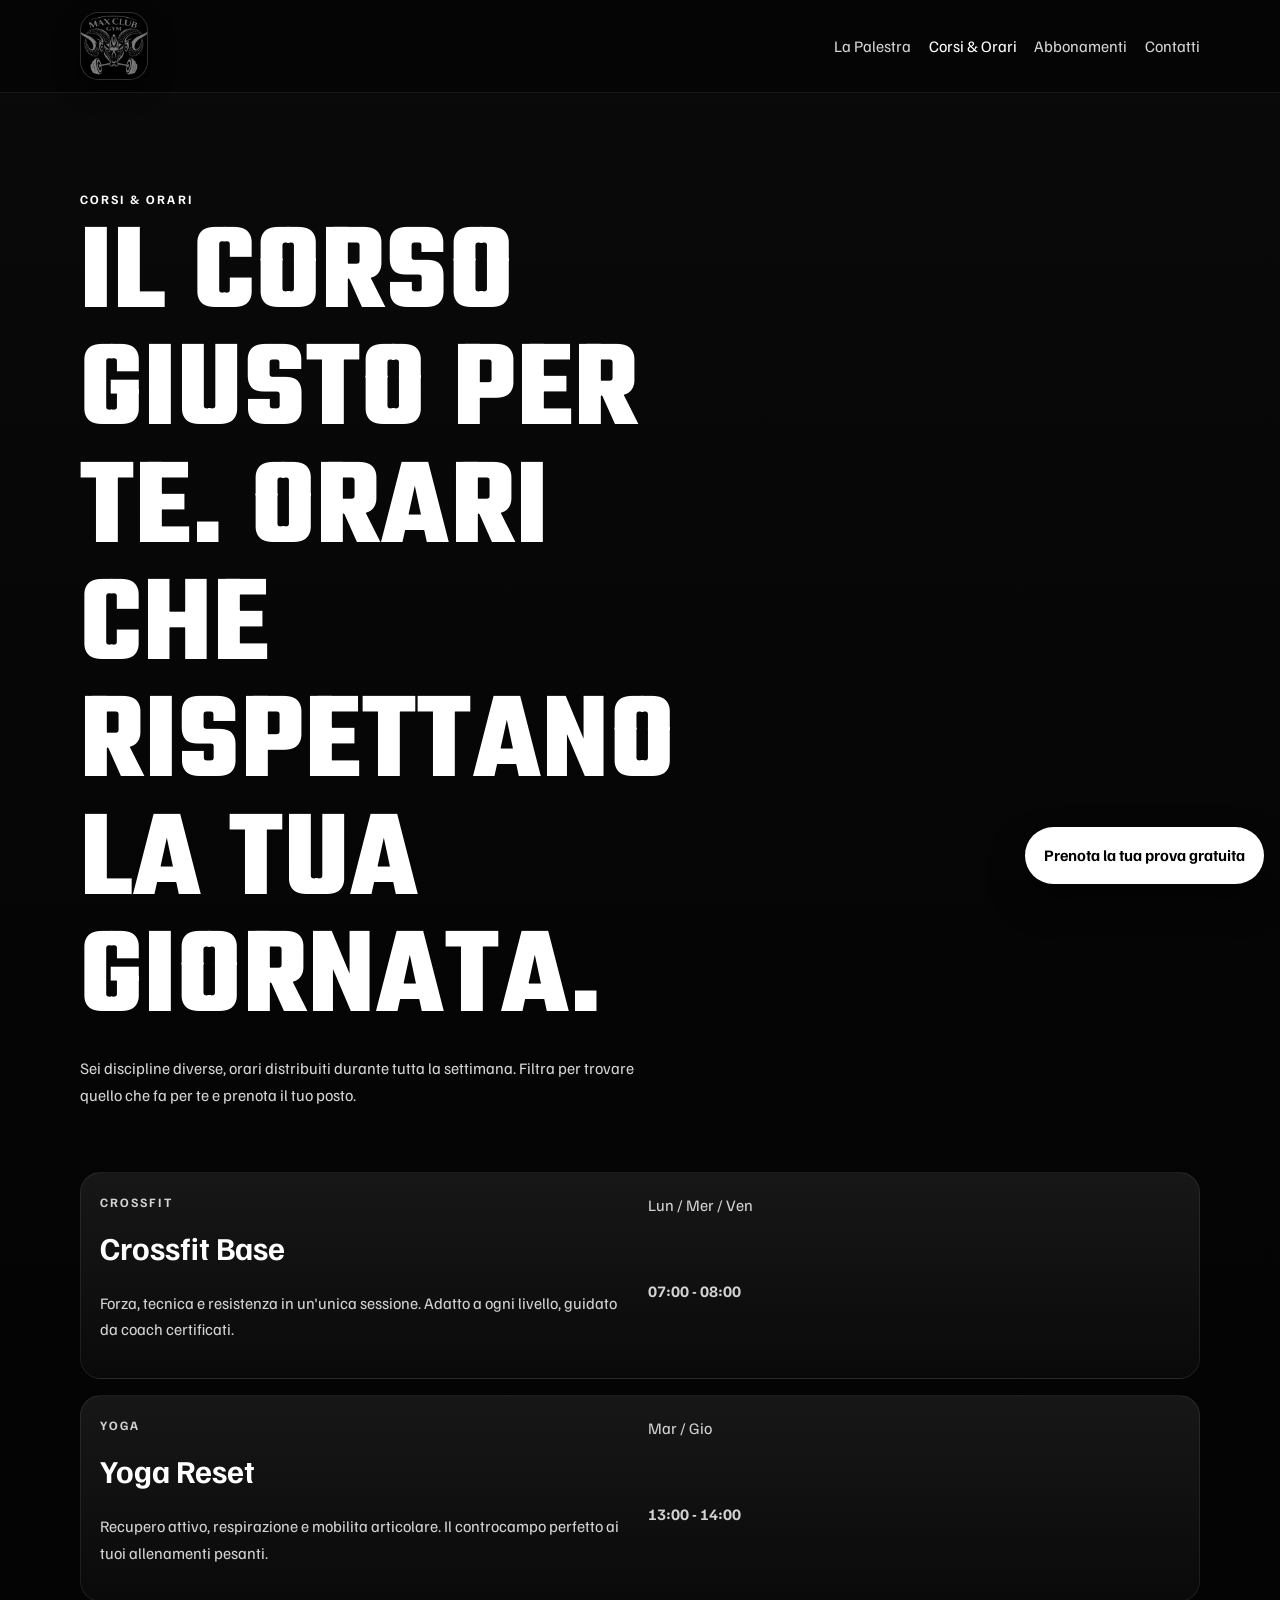
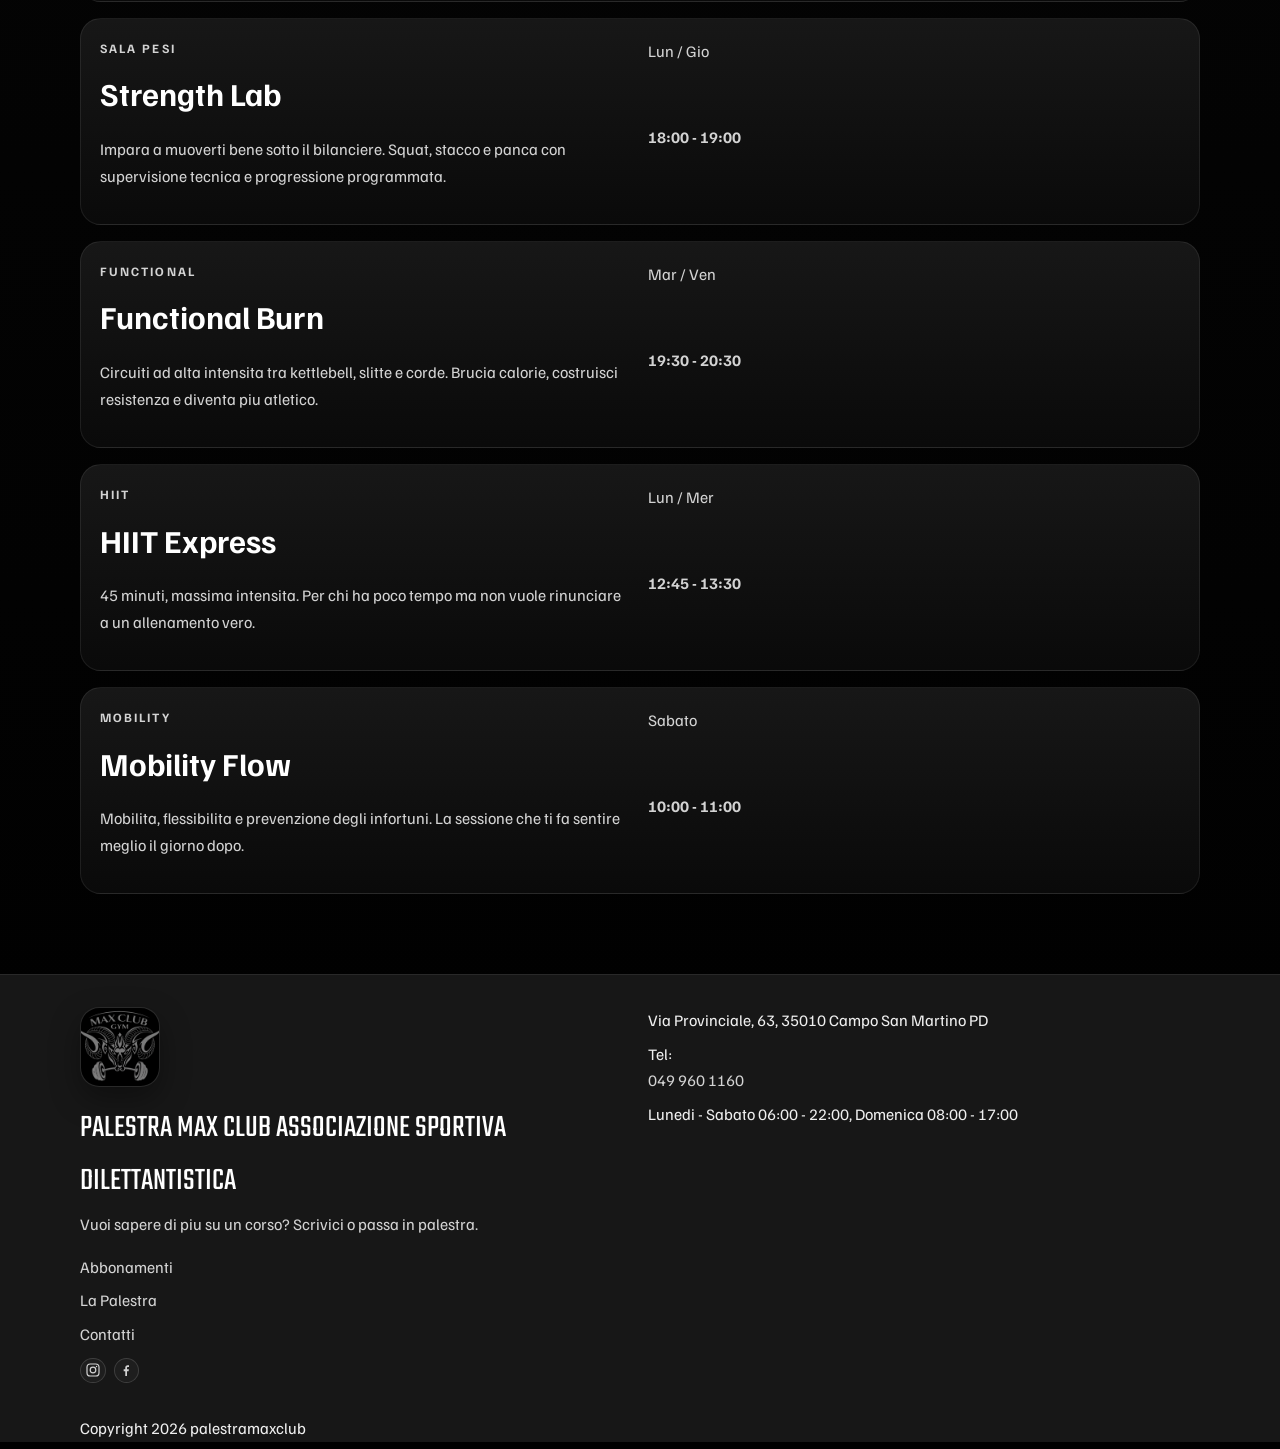
<file: corsi.html>
<!DOCTYPE html>
<html lang="it">
<head>
  <meta charset="UTF-8">
  <meta name="viewport" content="width=device-width, initial-scale=1.0">
  <title>Corsi &amp; Orari | Palestra Max Club</title>
  <meta name="description" content="Consulta i corsi e gli orari di Palestra Max Club con una lista filtrabile ottimizzata per smartphone.">
  <meta name="theme-color" content="#050505">
  <link rel="icon" href="assets/LOGO_MAX.png" type="image/png">
  <link rel="preconnect" href="https://fonts.googleapis.com">
  <link rel="preconnect" href="https://fonts.gstatic.com" crossorigin>
  <link href="https://fonts.googleapis.com/css2?family=Familjen+Grotesk:wght@400;500;600;700&family=Teko:wght@500;600;700&display=swap" rel="stylesheet">
  <link rel="stylesheet" href="style.css?v=20260506-socialfix">
</head>
<body>
  <a class="skip-link" href="#main-content">Vai al contenuto</a>
  <header class="site-header">
    <div class="shell nav-shell">
      <a class="brand" href="index.html" aria-label="Palestra Max Club home">
        <img class="brand-logo" src="assets/LOGO_MAX.png" alt="Logo Palestra Max Club" width="128" height="128" loading="eager">
      </a>
      <button class="nav-toggle" type="button" aria-expanded="false" aria-controls="site-menu">
        <span></span>
        <span></span>
        <span></span>
        <span class="sr-only">Apri menu</span>
      </button>
      <nav class="site-nav" id="site-menu" aria-label="Navigazione principale">
        <a href="palestra.html">La Palestra</a>
        <a href="corsi.html" aria-current="page">Corsi &amp; Orari</a>
        <a href="abbonamenti.html">Abbonamenti</a>
        <a href="contatti.html">Contatti</a>
      </nav>
    </div>
  </header>

  <main id="main-content">
    <section class="page-hero shell reveal">
      <p class="eyebrow">Corsi &amp; Orari</p>
      <h1>Il corso giusto per te. Orari che rispettano la tua giornata.</h1>
      <p class="lead">Sei discipline diverse, orari distribuiti durante tutta la settimana. Filtra per trovare quello che fa per te e prenota il tuo posto.</p>
    </section>

    <section class="section section-tight">
      <div class="shell class-list" data-filter-list>
        <article class="class-item reveal" data-category="crossfit">
          <div>
            <p class="class-tag">Crossfit</p>
            <h2>Crossfit Base</h2>
            <p>Forza, tecnica e resistenza in un'unica sessione. Adatto a ogni livello, guidato da coach certificati.</p>
          </div>
          <div class="class-meta">
            <span>Lun / Mer / Ven</span>
            <strong>07:00 - 08:00</strong>
          </div>
        </article>
        <article class="class-item reveal-delayed" data-category="yoga">
          <div>
            <p class="class-tag">Yoga</p>
            <h2>Yoga Reset</h2>
            <p>Recupero attivo, respirazione e mobilita articolare. Il controcampo perfetto ai tuoi allenamenti pesanti.</p>
          </div>
          <div class="class-meta">
            <span>Mar / Gio</span>
            <strong>13:00 - 14:00</strong>
          </div>
        </article>
        <article class="class-item reveal" data-category="sala-pesi">
          <div>
            <p class="class-tag">Sala Pesi</p>
            <h2>Strength Lab</h2>
            <p>Impara a muoverti bene sotto il bilanciere. Squat, stacco e panca con supervisione tecnica e progressione programmata.</p>
          </div>
          <div class="class-meta">
            <span>Lun / Gio</span>
            <strong>18:00 - 19:00</strong>
          </div>
        </article>
        <article class="class-item reveal-delayed" data-category="functional">
          <div>
            <p class="class-tag">Functional</p>
            <h2>Functional Burn</h2>
            <p>Circuiti ad alta intensita tra kettlebell, slitte e corde. Brucia calorie, costruisci resistenza e diventa piu atletico.</p>
          </div>
          <div class="class-meta">
            <span>Mar / Ven</span>
            <strong>19:30 - 20:30</strong>
          </div>
        </article>
        <article class="class-item reveal" data-category="hiit">
          <div>
            <p class="class-tag">HIIT</p>
            <h2>HIIT Express</h2>
            <p>45 minuti, massima intensita. Per chi ha poco tempo ma non vuole rinunciare a un allenamento vero.</p>
          </div>
          <div class="class-meta">
            <span>Lun / Mer</span>
            <strong>12:45 - 13:30</strong>
          </div>
        </article>
        <article class="class-item reveal-delayed" data-category="mobility">
          <div>
            <p class="class-tag">Mobility</p>
            <h2>Mobility Flow</h2>
            <p>Mobilita, flessibilita e prevenzione degli infortuni. La sessione che ti fa sentire meglio il giorno dopo.</p>
          </div>
          <div class="class-meta">
            <span>Sabato</span>
            <strong>10:00 - 11:00</strong>
          </div>
        </article>
      </div>
    </section>
  </main>

  <a class="floating-cta" href="contatti.html#booking-form">Prenota la tua prova gratuita</a>

  <footer class="site-footer">
    <div class="shell footer-grid">
      <div>
        <img class="footer-logo" src="assets/LOGO_MAX.png" alt="Logo Palestra Max Club" width="128" height="128" loading="lazy">
        <p class="footer-brand">Palestra Max Club Associazione Sportiva Dilettantistica</p>
        <p class="footer-copy">Vuoi sapere di piu su un corso? Scrivici o passa in palestra.</p>
      </div>
      <div>
        <p class="footer-detail">Via Provinciale, 63, 35010 Campo San Martino PD</p>
        <p class="footer-detail">Tel: <a href="tel:+390499601160">049 960 1160</a></p>
        <p class="footer-detail">Lunedi - Sabato 06:00 - 22:00, Domenica 08:00 - 17:00</p>
      </div>
      <div>
        <a href="abbonamenti.html">Abbonamenti</a>
        <a href="palestra.html">La Palestra</a>
        <a href="contatti.html">Contatti</a>
        <div class="footer-social" aria-label="Social Palestra Max Club">
          <a class="social-link" href="https://www.instagram.com/maxclub.palestra/" target="_blank" rel="noreferrer" aria-label="Instagram Palestra Max Club">
            <svg viewBox="0 0 24 24" width="16" height="16" aria-hidden="true" focusable="false">
              <rect x="3" y="3" width="18" height="18" rx="5" ry="5" fill="none" stroke="currentColor" stroke-width="1.8"></rect>
              <circle cx="12" cy="12" r="4.2" fill="none" stroke="currentColor" stroke-width="1.8"></circle>
              <circle cx="17.3" cy="6.7" r="1.1" fill="currentColor"></circle>
            </svg>
            <span class="sr-only">Instagram</span>
          </a>
          <a class="social-link" href="https://www.facebook.com/maxclub2018/?locale=it_IT" target="_blank" rel="noreferrer" aria-label="Facebook Palestra Max Club">
            <svg viewBox="0 0 24 24" width="16" height="16" aria-hidden="true" focusable="false">
              <path d="M13.5 21v-7h2.4l0.4-3h-2.8V9.1c0-0.9 0.3-1.5 1.6-1.5H16.5V5c-0.3 0-1.1-0.1-2.1-0.1c-2.1 0-3.5 1.3-3.5 3.7V11H8.5v3h2.4v7h2.6z" fill="currentColor"></path>
            </svg>
            <span class="sr-only">Facebook</span>
          </a>
        </div>
      </div>
    </div>
    <div class="shell">
      <p class="footer-detail">Copyright 2026 palestramaxclub</p>
    </div>
  </footer>

  <script src="app.js?v=20260506-socialfix" defer></script>
</body>
</html>
</file>
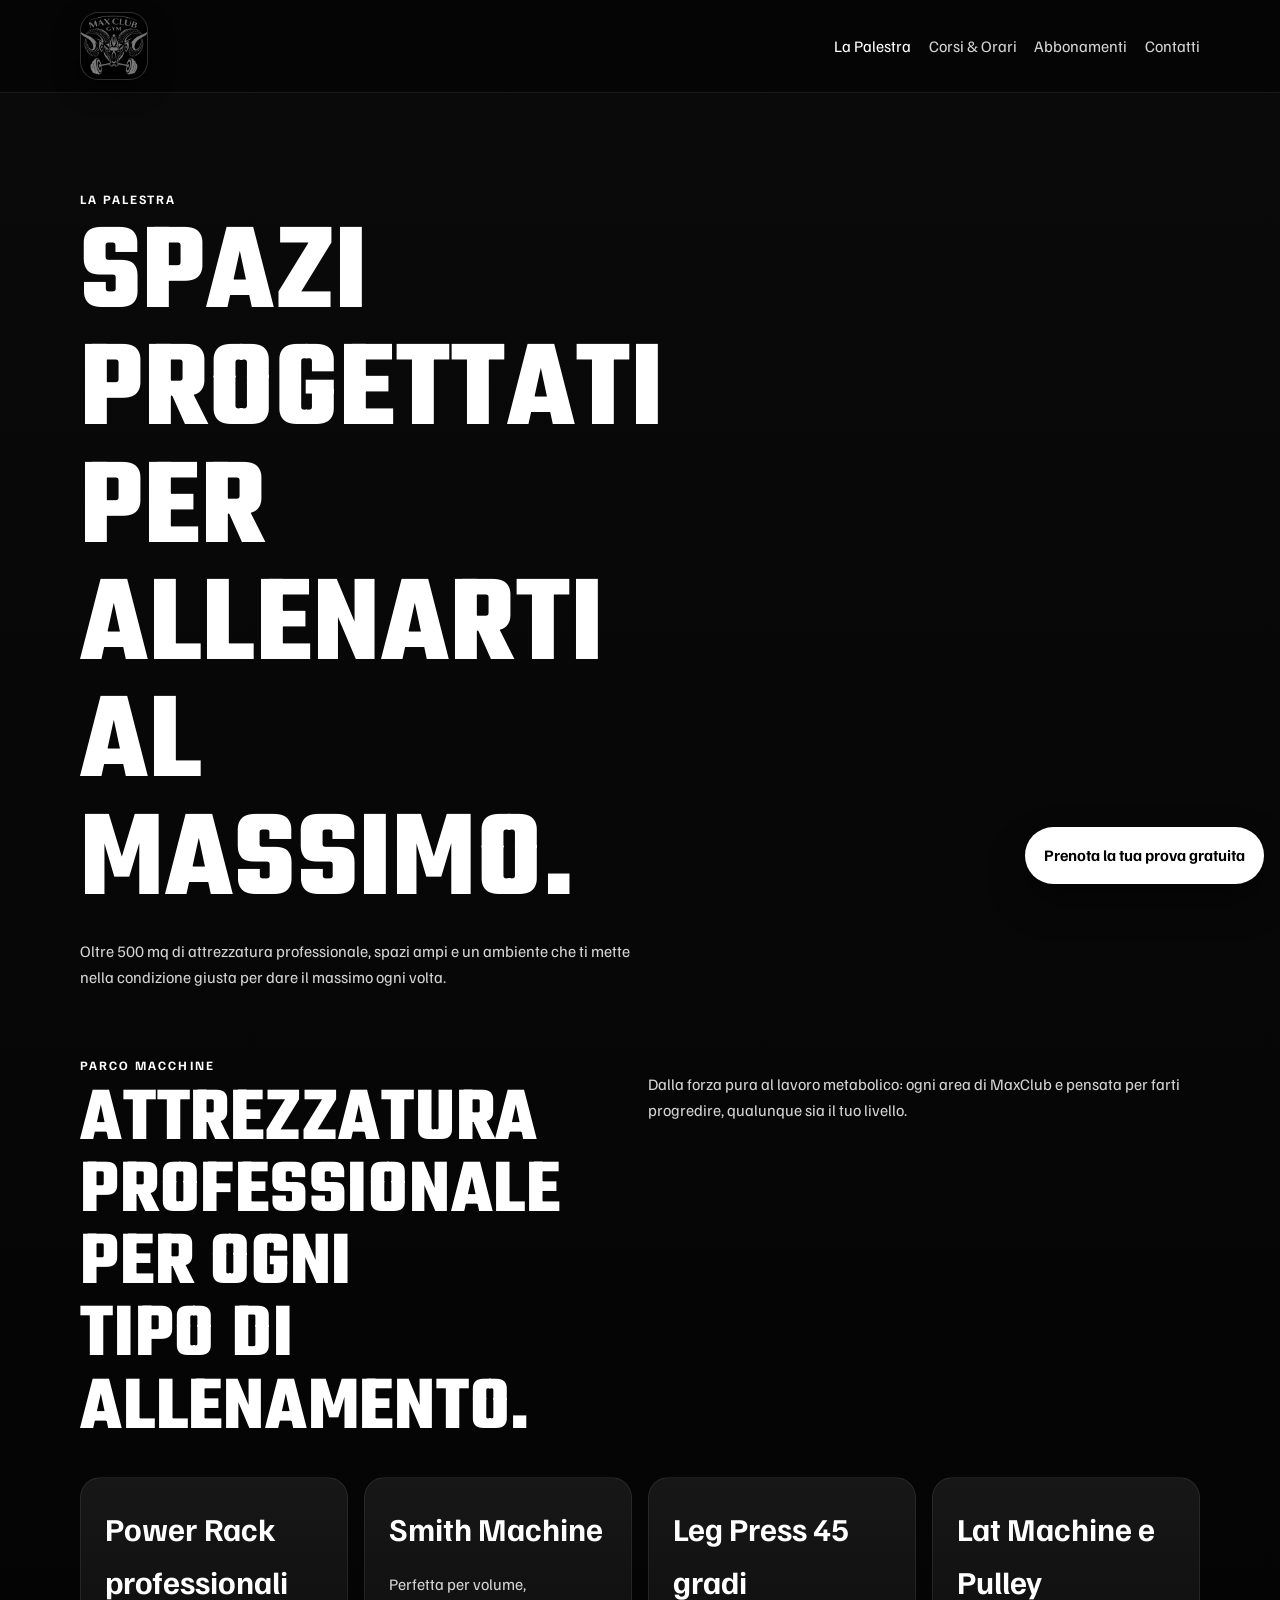
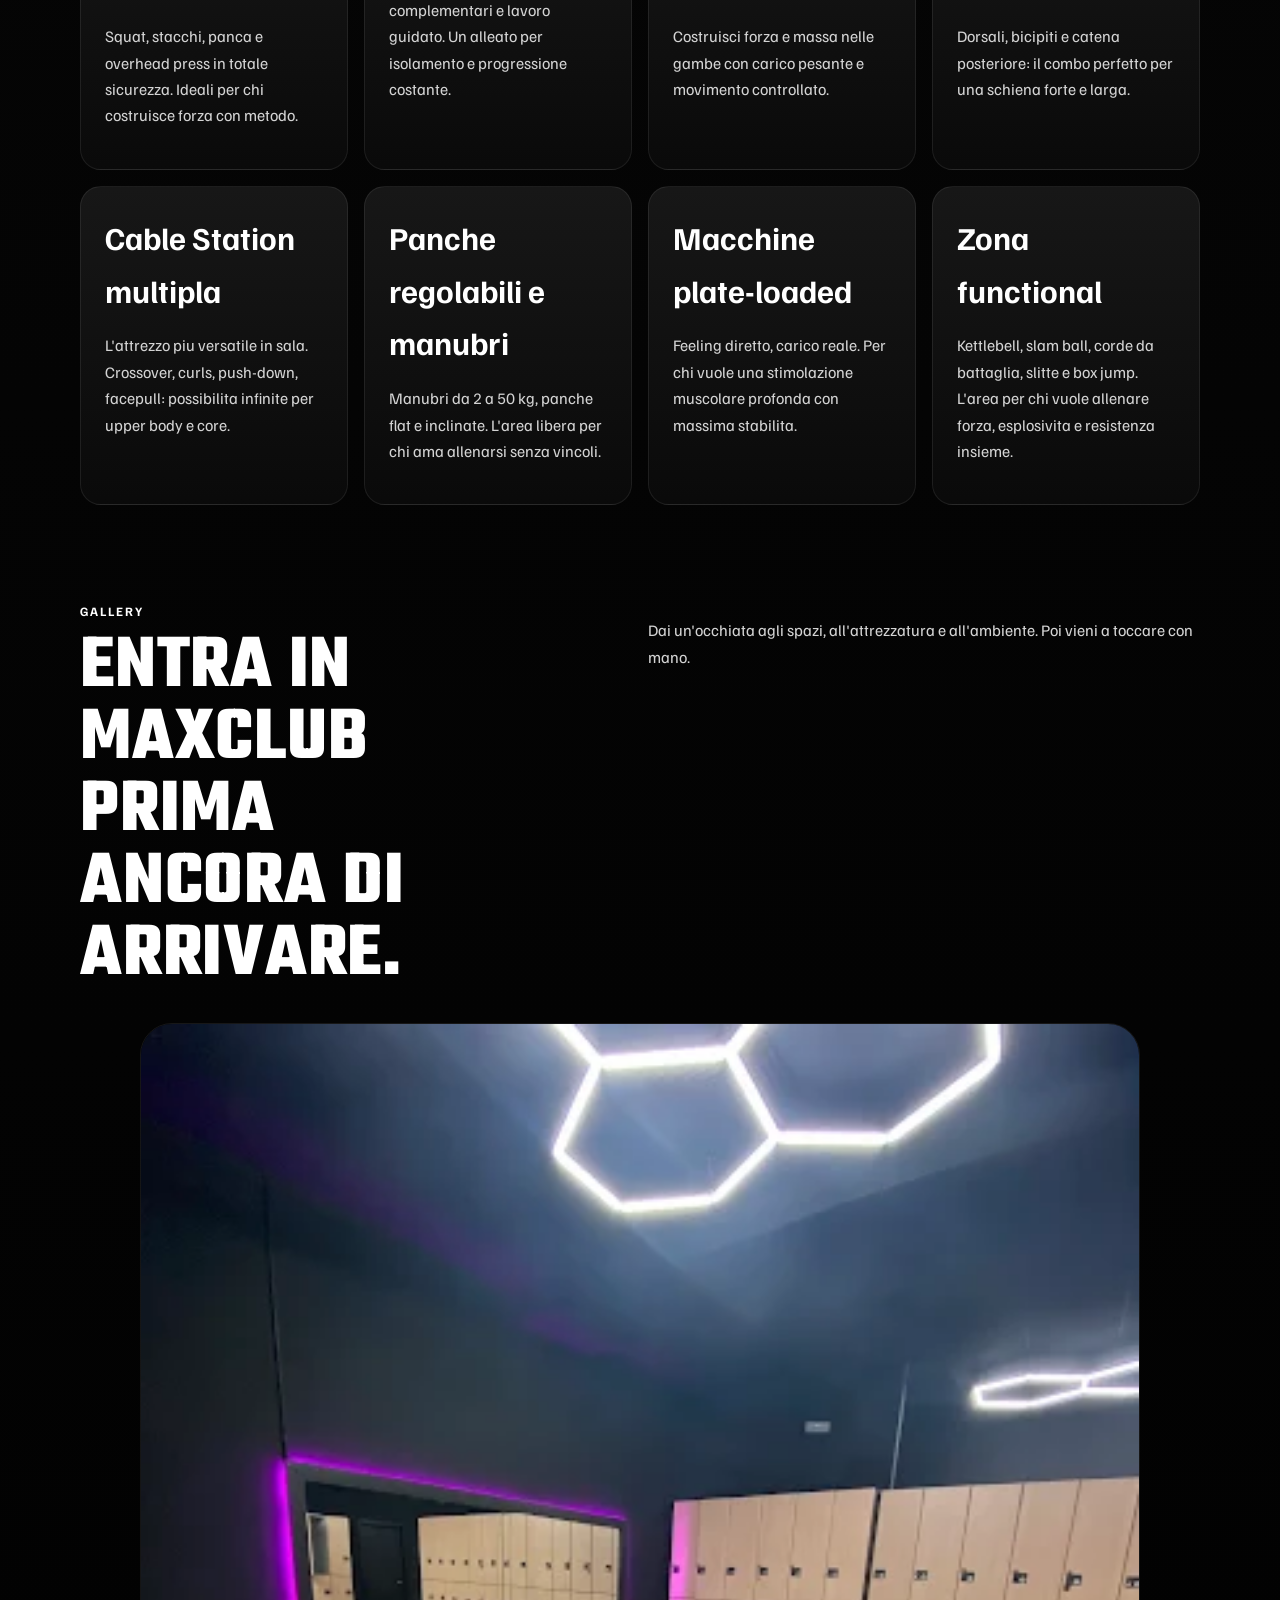
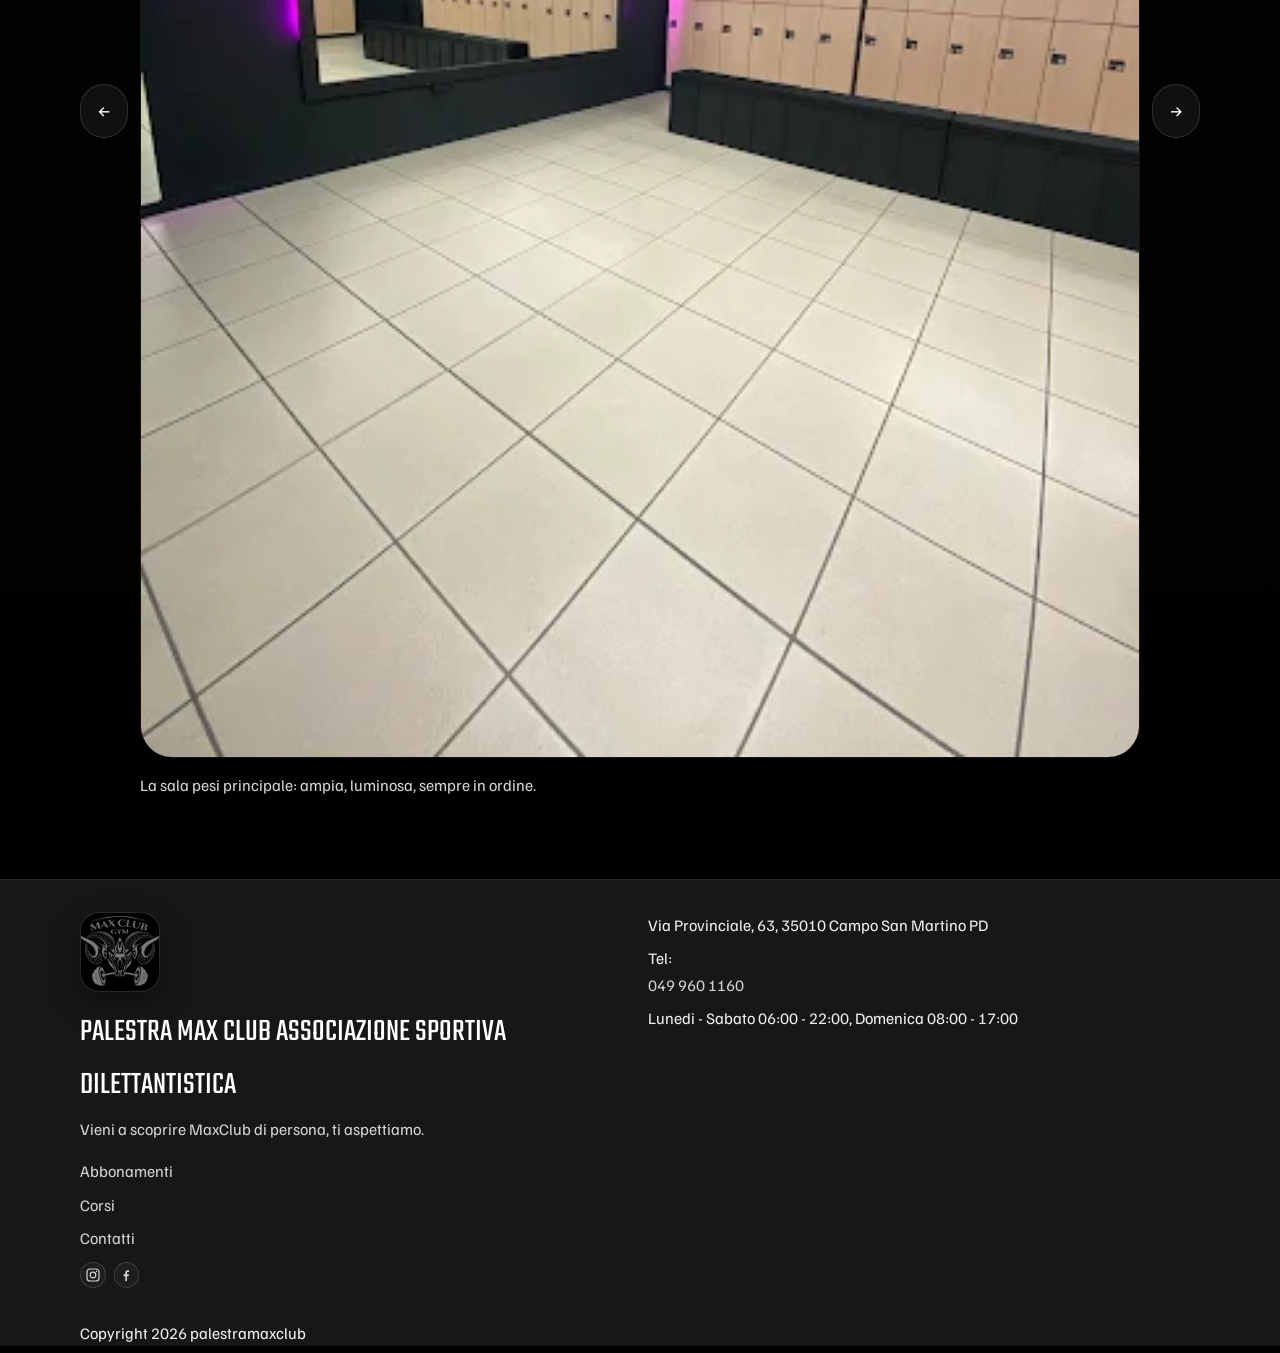
<file: palestra.html>
<!DOCTYPE html>
<html lang="it">
<head>
  <meta charset="UTF-8">
  <meta name="viewport" content="width=device-width, initial-scale=1.0">
  <title>La Palestra | Palestra Max Club</title>
  <meta name="description" content="Scopri gli spazi, il parco macchine e l'ambiente di Palestra Max Club a Campo San Martino.">
  <meta name="theme-color" content="#050505">
  <link rel="icon" href="assets/LOGO_MAX.png" type="image/png">
  <link rel="preconnect" href="https://fonts.googleapis.com">
  <link rel="preconnect" href="https://fonts.gstatic.com" crossorigin>
  <link href="https://fonts.googleapis.com/css2?family=Familjen+Grotesk:wght@400;500;600;700&family=Teko:wght@500;600;700&display=swap" rel="stylesheet">
  <link rel="stylesheet" href="style.css?v=20260506-socialfix">
</head>
<body>
  <a class="skip-link" href="#main-content">Vai al contenuto</a>
  <header class="site-header">
    <div class="shell nav-shell">
      <a class="brand" href="index.html" aria-label="Palestra Max Club home">
        <img class="brand-logo" src="assets/LOGO_MAX.png" alt="Logo Palestra Max Club" width="128" height="128" loading="eager">
      </a>
      <button class="nav-toggle" type="button" aria-expanded="false" aria-controls="site-menu">
        <span></span>
        <span></span>
        <span></span>
        <span class="sr-only">Apri menu</span>
      </button>
      <nav class="site-nav" id="site-menu" aria-label="Navigazione principale">
        <a href="palestra.html" aria-current="page">La Palestra</a>
        <a href="corsi.html">Corsi &amp; Orari</a>
        <a href="abbonamenti.html">Abbonamenti</a>
        <a href="contatti.html">Contatti</a>
      </nav>
    </div>
  </header>

  <main id="main-content">
    <section class="page-hero shell reveal">
      <p class="eyebrow">La Palestra</p>
      <h1>Spazi progettati per allenarti al massimo.</h1>
      <p class="lead">Oltre 500 mq di attrezzatura professionale, spazi ampi e un ambiente che ti mette nella condizione giusta per dare il massimo ogni volta.</p>
    </section>

    <section class="section section-tight">
      <div class="shell split-intro reveal">
        <div>
          <p class="eyebrow">Parco macchine</p>
          <h2>Attrezzatura professionale per ogni tipo di allenamento.</h2>
        </div>
        <p class="section-note">Dalla forza pura al lavoro metabolico: ogni area di MaxClub e pensata per farti progredire, qualunque sia il tuo livello.</p>
      </div>
      <div class="shell machine-grid">
        <article class="machine-card reveal"><h3>Power Rack professionali</h3><p>Squat, stacchi, panca e overhead press in totale sicurezza. Ideali per chi costruisce forza con metodo.</p></article>
        <article class="machine-card reveal-delayed"><h3>Smith Machine</h3><p>Perfetta per volume, complementari e lavoro guidato. Un alleato per isolamento e progressione costante.</p></article>
        <article class="machine-card reveal"><h3>Leg Press 45 gradi</h3><p>Costruisci forza e massa nelle gambe con carico pesante e movimento controllato.</p></article>
        <article class="machine-card reveal-delayed"><h3>Lat Machine e Pulley</h3><p>Dorsali, bicipiti e catena posteriore: il combo perfetto per una schiena forte e larga.</p></article>
        <article class="machine-card reveal"><h3>Cable Station multipla</h3><p>L'attrezzo piu versatile in sala. Crossover, curls, push-down, facepull: possibilita infinite per upper body e core.</p></article>
        <article class="machine-card reveal-delayed"><h3>Panche regolabili e manubri</h3><p>Manubri da 2 a 50 kg, panche flat e inclinate. L'area libera per chi ama allenarsi senza vincoli.</p></article>
        <article class="machine-card reveal"><h3>Macchine plate-loaded</h3><p>Feeling diretto, carico reale. Per chi vuole una stimolazione muscolare profonda con massima stabilita.</p></article>
        <article class="machine-card reveal-delayed"><h3>Zona functional</h3><p>Kettlebell, slam ball, corde da battaglia, slitte e box jump. L'area per chi vuole allenare forza, esplosivita e resistenza insieme.</p></article>
      </div>
    </section>

    <section class="section">
      <div class="shell split-intro reveal">
        <div>
          <p class="eyebrow">Gallery</p>
          <h2>Entra in MaxClub prima ancora di arrivare.</h2>
        </div>
        <p class="section-note">Dai un'occhiata agli spazi, all'attrezzatura e all'ambiente. Poi vieni a toccare con mano.</p>
      </div>
      <div class="shell carousel" data-carousel>
        <button class="carousel-control" type="button" data-carousel-prev aria-label="Immagine precedente">&#8592;</button>
        <div class="carousel-track">
          <figure class="carousel-slide is-active">
            <img src="assets/unnamed.webp" alt="Sala pesi principale di Palestra Max Club" width="1200" height="720" loading="lazy">
            <figcaption>La sala pesi principale: ampia, luminosa, sempre in ordine.</figcaption>
          </figure>
          <figure class="carousel-slide">
            <img src="assets/unnamed (1).webp" alt="Area forza con rack e bilancieri olimpionici" width="1200" height="720" loading="lazy">
            <figcaption>L'area forza con power rack e bilancieri olimpionici.</figcaption>
          </figure>
          <figure class="carousel-slide">
            <img src="assets/unnamed (2).webp" alt="Zona functional training di Palestra Max Club" width="1200" height="720" loading="lazy">
            <figcaption>La zona functional per chi vuole sudare davvero.</figcaption>
          </figure>
          <figure class="carousel-slide">
            <img src="assets/SPOGLIATOI.webp" alt="Spogliatoi di Palestra Max Club" width="1200" height="720" loading="lazy">
            <figcaption>Spogliatoi ordinati e curati, pensati per allenarti senza stress.</figcaption>
          </figure>
        </div>
        <button class="carousel-control" type="button" data-carousel-next aria-label="Immagine successiva">&#8594;</button>
      </div>
    </section>
  </main>

  <a class="floating-cta" href="contatti.html#booking-form">Prenota la tua prova gratuita</a>

  <footer class="site-footer">
    <div class="shell footer-grid">
      <div>
        <img class="footer-logo" src="assets/LOGO_MAX.png" alt="Logo Palestra Max Club" width="128" height="128" loading="lazy">
        <p class="footer-brand">Palestra Max Club Associazione Sportiva Dilettantistica</p>
        <p class="footer-copy">Vieni a scoprire MaxClub di persona, ti aspettiamo.</p>
      </div>
      <div>
        <p class="footer-detail">Via Provinciale, 63, 35010 Campo San Martino PD</p>
        <p class="footer-detail">Tel: <a href="tel:+390499601160">049 960 1160</a></p>
        <p class="footer-detail">Lunedi - Sabato 06:00 - 22:00, Domenica 08:00 - 17:00</p>
      </div>
      <div>
        <a href="abbonamenti.html">Abbonamenti</a>
        <a href="corsi.html">Corsi</a>
        <a href="contatti.html">Contatti</a>
        <div class="footer-social" aria-label="Social Palestra Max Club">
          <a class="social-link" href="https://www.instagram.com/maxclub.palestra/" target="_blank" rel="noreferrer" aria-label="Instagram Palestra Max Club">
            <svg viewBox="0 0 24 24" width="16" height="16" aria-hidden="true" focusable="false">
              <rect x="3" y="3" width="18" height="18" rx="5" ry="5" fill="none" stroke="currentColor" stroke-width="1.8"></rect>
              <circle cx="12" cy="12" r="4.2" fill="none" stroke="currentColor" stroke-width="1.8"></circle>
              <circle cx="17.3" cy="6.7" r="1.1" fill="currentColor"></circle>
            </svg>
            <span class="sr-only">Instagram</span>
          </a>
          <a class="social-link" href="https://www.facebook.com/maxclub2018/?locale=it_IT" target="_blank" rel="noreferrer" aria-label="Facebook Palestra Max Club">
            <svg viewBox="0 0 24 24" width="16" height="16" aria-hidden="true" focusable="false">
              <path d="M13.5 21v-7h2.4l0.4-3h-2.8V9.1c0-0.9 0.3-1.5 1.6-1.5H16.5V5c-0.3 0-1.1-0.1-2.1-0.1c-2.1 0-3.5 1.3-3.5 3.7V11H8.5v3h2.4v7h2.6z" fill="currentColor"></path>
            </svg>
            <span class="sr-only">Facebook</span>
          </a>
        </div>
      </div>
    </div>
    <div class="shell">
      <p class="footer-detail">Copyright 2026 palestramaxclub</p>
    </div>
  </footer>

  <script src="app.js?v=20260506-socialfix" defer></script>
</body>
</html>
</file>
<file: style.css>
:root {
  color-scheme: dark;
  --bg: #050505;
  --bg-alt: #0a0a0a;
  --surface: #111111;
  --surface-2: #181818;
  --surface-3: #202020;
  --text: #ffffff;
  --muted: #d3d3d3;
  --accent: #ffffff;
  --accent-strong: #f0f0f0;
  --line: #2d2d2d;
  --shadow: 0 24px 60px rgba(0, 0, 0, 0.45);
  --radius-sm: 0.9rem;
  --radius-md: 1.3rem;
  --radius-lg: 2rem;
  --space-1: 0.25rem;
  --space-2: 0.5rem;
  --space-3: 0.75rem;
  --space-4: 1rem;
  --space-5: 1.5rem;
  --space-6: 2rem;
  --space-7: 3rem;
  --space-8: 4rem;
  --space-9: 6rem;
  --shell: min(1120px, calc(100vw - 2rem));
}

* {
  box-sizing: border-box;
}

html {
  scroll-behavior: smooth;
}

body {
  margin: 0;
  font-family: "Familjen Grotesk", sans-serif;
  background: linear-gradient(180deg, var(--bg-alt) 0%, var(--bg) 30%, #000000 100%);
  color: var(--text);
  line-height: 1.65;
  -webkit-font-smoothing: antialiased;
}

img {
  display: block;
  max-width: 100%;
  height: auto;
}

a {
  color: inherit;
  text-decoration: none;
}

button,
input,
select,
textarea {
  font: inherit;
}

button,
.button {
  min-height: 48px;
}

.shell {
  width: var(--shell);
  margin-inline: auto;
}

.skip-link,
.sr-only {
  position: absolute;
  inline-size: 1px;
  block-size: 1px;
  overflow: hidden;
  clip-path: inset(50%);
  white-space: nowrap;
}

.skip-link:focus {
  clip-path: none;
  inline-size: auto;
  block-size: auto;
  z-index: 10;
  top: 1rem;
  left: 1rem;
  padding: 0.75rem 1rem;
  border-radius: 0.9rem;
  background: var(--accent);
  color: #000000;
}

.site-header {
  position: sticky;
  top: 0;
  z-index: 20;
  backdrop-filter: blur(18px);
  background: rgba(5, 5, 5, 0.88);
  border-bottom: 1px solid rgba(255, 255, 255, 0.08);
}

.site-header.menu-open {
  background: rgba(5, 5, 5, 0.98);
}

.nav-shell {
  display: flex;
  align-items: center;
  justify-content: space-between;
  flex-wrap: wrap;
  gap: var(--space-4);
  min-height: 5rem;
  padding-block: 0.75rem;
}

.brand {
  display: inline-flex;
  align-items: center;
  gap: 0;
  min-width: 0;
}

.brand-logo {
  width: 4.25rem;
  height: 4.25rem;
  object-fit: cover;
  border-radius: 1.15rem;
  border: 1px solid rgba(255, 255, 255, 0.18);
  background: #000000;
  box-shadow: 0 10px 26px rgba(0, 0, 0, 0.38);
}

.nav-toggle {
  display: inline-flex;
  flex-direction: column;
  justify-content: center;
  gap: 0.3rem;
  width: 3rem;
  border: 1px solid var(--line);
  border-radius: 1rem;
  padding: 0.75rem;
  background: transparent;
  color: var(--text);
}

.nav-toggle span:not(.sr-only) {
  width: 100%;
  height: 2px;
  border-radius: 999px;
  background: var(--text);
}

.site-nav {
  position: static;
  display: none;
  width: 100%;
  flex-direction: column;
  gap: 0.9rem;
  padding: 1rem 0 0;
  margin-top: 0.25rem;
  border-top: 1px solid rgba(255, 255, 255, 0.08);
  background: transparent;
  box-shadow: none;
}

.site-nav.is-open {
  display: flex;
}

.site-nav a {
  color: var(--muted);
}

.site-nav a[aria-current="page"] {
  color: var(--text);
}

.nav-cta {
  margin-top: 0.5rem;
}

.floating-cta {
  position: fixed;
  right: 1rem;
  bottom: 1rem;
  z-index: 30;
  display: inline-flex;
  align-items: center;
  justify-content: center;
  min-height: 52px;
  padding: 0.95rem 1.2rem;
  border-radius: 999px;
  background: #ffffff;
  color: #000000;
  font-weight: 800;
  box-shadow: 0 18px 36px rgba(0, 0, 0, 0.4);
}

.button,
.button-secondary,
.button-ghost {
  display: inline-flex;
  align-items: center;
  justify-content: center;
  gap: 0.5rem;
  padding: 0.9rem 1.2rem;
  border-radius: 999px;
  border: 1px solid transparent;
  font-weight: 700;
  transition: transform 180ms ease, background-color 180ms ease, border-color 180ms ease;
}

.button {
  background: var(--accent);
  color: #000000;
}

.button-secondary,
.button-ghost {
  background: transparent;
  border-color: var(--line);
  color: var(--text);
}

.button:hover,
.button-secondary:hover,
.button-ghost:hover,
.button:focus-visible,
.button-secondary:focus-visible,
.button-ghost:focus-visible,
.site-nav a:focus-visible,
.nav-toggle:focus-visible,
.filter-chip:focus-visible,
.carousel-control:focus-visible,
input:focus-visible,
select:focus-visible,
textarea:focus-visible {
  outline: none;
  border-color: rgba(255, 255, 255, 0.42);
  box-shadow: 0 0 0 3px rgba(255, 255, 255, 0.12);
}

.button:hover,
.button-secondary:hover,
.button-ghost:hover {
  transform: translateY(-1px);
}

.hero-section,
.page-hero {
  padding: clamp(3rem, 8vw, 6rem) 0 var(--space-7);
}

.hero-grid,
.spotlight-grid,
.contact-layout,
.checkout-layout {
  display: grid;
  gap: var(--space-6);
}

.hero-copy h1,
.page-hero h1,
.split-intro h2,
.spotlight-panel h2,
.cta-band-inner h2 {
  margin: 0;
  font-family: "Teko", sans-serif;
  font-weight: 700;
  line-height: 0.94;
  letter-spacing: 0.01em;
  text-transform: uppercase;
}

.hero-copy h1,
.page-hero h1 {
  font-size: clamp(3.6rem, 14vw, 7.8rem);
  max-width: 10ch;
}

.split-intro h2,
.spotlight-panel h2,
.cta-band-inner h2 {
  font-size: clamp(2.6rem, 9vw, 4.8rem);
  max-width: 11ch;
}

.lead,
.section-note,
.spotlight-panel p,
.feature-card p,
.testimonial p,
.plan-copy,
.contact-copy,
.checkout-result,
.summary-copy,
.class-item p,
.machine-card p,
.map-panel p {
  max-width: 65ch;
  color: var(--muted);
}

.eyebrow,
.feature-index,
.class-tag,
.plan-kicker,
.summary-label,
.meta-label {
  margin: 0 0 0.5rem;
  color: var(--accent);
  font-size: 0.8rem;
  font-weight: 700;
  letter-spacing: 0.16em;
  text-transform: uppercase;
}

.hero-actions,
.contact-actions,
.step-actions {
  display: flex;
  flex-wrap: wrap;
  gap: 0.75rem;
}

.hero-points,
.plan-list,
.step-list {
  margin: var(--space-5) 0 0;
  padding: 0;
  list-style: none;
}

.hero-points li,
.plan-list li,
.step-list li {
  padding: 0.6rem 0;
  border-bottom: 1px solid rgba(255, 255, 255, 0.08);
}

.hero-visual {
  position: relative;
  border: 1px solid rgba(255, 255, 255, 0.08);
  border-radius: var(--radius-lg);
  overflow: hidden;
  background: var(--surface-2);
  min-height: 22rem;
}

.hero-visual img {
  width: 100%;
  height: 100%;
  object-fit: cover;
}

.section {
  padding: var(--space-7) 0;
}

.section-tight {
  padding-top: 0;
}

.split-intro {
  display: grid;
  gap: var(--space-4);
  margin-bottom: var(--space-6);
}

.feature-grid,
.pricing-grid,
.machine-grid {
  display: grid;
  gap: var(--space-4);
}

.feature-card,
.testimonial,
.pricing-card,
.machine-card,
.class-item,
.contact-card,
.map-panel,
.checkout-panel,
.checkout-summary,
.spotlight-panel,
.cta-band-inner {
  border: 1px solid rgba(255, 255, 255, 0.08);
  border-radius: var(--radius-md);
  background: linear-gradient(180deg, rgba(24, 24, 24, 0.96) 0%, rgba(10, 10, 10, 0.98) 100%);
}

.feature-card,
.testimonial,
.pricing-card,
.machine-card,
.contact-card,
.map-panel,
.checkout-panel,
.checkout-summary,
.spotlight-panel,
.cta-band-inner {
  padding: clamp(1.1rem, 2.4vw, 1.5rem);
}

.highlight-section {
  background: linear-gradient(180deg, transparent 0%, rgba(255, 255, 255, 0.03) 100%);
}

.spotlight-meta {
  display: grid;
  gap: var(--space-4);
  align-content: end;
}

.meta-value,
.plan-price,
.summary-price {
  margin: 0;
  font-family: "Teko", sans-serif;
  font-size: clamp(2.6rem, 8vw, 4rem);
  line-height: 0.95;
  text-transform: uppercase;
}

.plan-price span,
.summary-price span {
  font-family: "Familjen Grotesk", sans-serif;
  font-size: 1rem;
  color: var(--muted);
  margin-left: 0.35rem;
}

.text-link {
  color: var(--accent);
  font-weight: 700;
}

.cta-band {
  padding-bottom: var(--space-9);
}

.footer-grid {
  display: grid;
  gap: var(--space-4);
  padding: 0 0 var(--space-6);
}

.site-footer a {
  display: block;
  color: var(--muted);
  margin-bottom: 0.45rem;
}

.footer-social {
  display: flex;
  align-items: center;
  gap: 0.5rem;
  margin-top: 0.65rem;
}

.site-footer .footer-social a {
  display: inline-flex;
  align-items: center;
  justify-content: center;
  width: 1.6rem;
  height: 1.6rem;
  margin-bottom: 0;
  border: 1px solid rgba(255, 255, 255, 0.14);
  border-radius: 999px;
  background: rgba(255, 255, 255, 0.03);
}

.social-link svg {
  display: block;
  width: 16px;
  height: 16px;
  flex: none;
}

.site-footer {
  background: #171717;
  border-top: 1px solid rgba(255, 255, 255, 0.08);
  margin-top: 2rem;
  padding-top: 2rem;
}

.footer-brand {
  margin: 0 0 0.25rem;
  font-family: "Teko", sans-serif;
  font-size: 2rem;
  text-transform: uppercase;
}

.footer-logo {
  width: 5rem;
  height: 5rem;
  object-fit: cover;
  border-radius: 1.2rem;
  border: 1px solid rgba(255, 255, 255, 0.16);
  margin-bottom: 0.9rem;
  background: #000000;
  box-shadow: 0 12px 30px rgba(0, 0, 0, 0.35);
}

.booking-hint {
  margin: -0.15rem 0 0;
  color: var(--muted);
  font-size: 0.92rem;
}

.footer-copy {
  margin: 0;
  color: var(--muted);
}

.footer-detail {
  margin: 0 0 0.45rem;
  color: #efefef;
}

.carousel {
  display: grid;
  grid-template-columns: auto 1fr auto;
  gap: 0.75rem;
  align-items: center;
}

.carousel-track {
  overflow: hidden;
}

.carousel-slide {
  display: none;
  margin: 0;
}

.carousel-slide.is-active {
  display: block;
}

.carousel-slide img {
  border-radius: var(--radius-lg);
  border: 1px solid rgba(255, 255, 255, 0.08);
  width: 100%;
  object-fit: cover;
}

.carousel-slide figcaption {
  padding-top: 0.9rem;
  color: var(--muted);
}

.carousel-control,
.filter-chip,
.payment-option {
  border: 1px solid rgba(255, 255, 255, 0.12);
  background: rgba(17, 17, 17, 0.96);
  color: var(--text);
}

.carousel-control,
.filter-chip {
  border-radius: 999px;
  min-height: 48px;
  padding: 0.8rem 1rem;
}

.review-carousel .testimonial {
  min-height: 20rem;
}

.testimonial p {
  font-size: 1.02rem;
}

.testimonial strong {
  display: inline-block;
  margin-top: 1rem;
}

.filters {
  display: flex;
  gap: 0.75rem;
  flex-wrap: wrap;
  margin-bottom: var(--space-5);
}

.pricing-note {
  margin-top: 1.5rem;
  padding: 1.5rem;
  border: 1px solid rgba(255, 255, 255, 0.08);
  border-radius: var(--radius-md);
  background: linear-gradient(180deg, rgba(24, 24, 24, 0.96) 0%, rgba(10, 10, 10, 0.98) 100%);
}

.filter-chip.is-active {
  background: var(--accent);
  color: #000000;
  border-color: var(--accent);
}

.class-list {
  display: grid;
  gap: var(--space-4);
}

.class-item {
  display: grid;
  gap: var(--space-4);
  padding: 1.2rem;
}

.class-item h2,
.pricing-card h3,
.checkout-panel h3,
.contact-card h2,
.machine-card h3 {
  margin: 0;
  font-size: clamp(1.45rem, 4vw, 2rem);
}

.class-meta {
  display: grid;
  gap: 0.3rem;
  color: var(--muted);
}

.pricing-card {
  position: relative;
}

.pricing-card.featured,
.pricing-card.is-selected {
  border-color: rgba(255, 255, 255, 0.36);
  box-shadow: 0 0 0 3px rgba(255, 255, 255, 0.08);
}

.plan-badge {
  position: absolute;
  top: 1rem;
  right: 1rem;
  margin: 0;
  padding: 0.35rem 0.7rem;
  border-radius: 999px;
  background: var(--accent);
  color: #000000;
  font-size: 0.8rem;
  font-weight: 700;
  letter-spacing: 0.06em;
  text-transform: uppercase;
}

.checkout-layout {
  align-items: start;
}

.checkout-step {
  display: none;
  gap: var(--space-5);
}

.checkout-step.is-current {
  display: grid;
}

.checkout-form,
.contact-form {
  display: grid;
  gap: var(--space-4);
}

.checkout-form label,
.contact-form label,
.checkout-step label {
  display: grid;
  gap: 0.45rem;
  color: var(--muted);
}

input,
select,
textarea {
  width: 100%;
  min-height: 3.25rem;
  border: 1px solid rgba(255, 255, 255, 0.12);
  border-radius: 1rem;
  padding: 0.9rem 1rem;
  background: rgba(32, 32, 32, 0.92);
  color: var(--text);
}

select:disabled {
  opacity: 0.68;
}

.booking-form input[type="date"],
.booking-form select {
  appearance: none;
  -webkit-appearance: none;
}

.step-list {
  display: grid;
  gap: 0.7rem;
}

.step-list li {
  border-bottom: 0;
  color: var(--muted);
}

.step-list .is-current {
  color: var(--text);
}

.payment-options {
  display: grid;
  gap: 0.75rem;
  margin-bottom: var(--space-5);
}

.payment-option {
  display: flex;
  align-items: center;
  gap: 0.75rem;
  border-radius: 1rem;
  padding: 1rem;
}

.checkout-result {
  margin: 0;
  padding: 1rem;
  border-radius: 1rem;
  background: rgba(255, 255, 255, 0.06);
}

.map-panel {
  display: grid;
  gap: var(--space-4);
}

.map-frame {
  min-height: 18rem;
  display: grid;
  border: 1px solid rgba(255, 255, 255, 0.08);
  border-radius: var(--radius-md);
  overflow: hidden;
}

.map-frame iframe {
  width: 100%;
  min-height: 18rem;
  border: 0;
}

.reveal,
.reveal-delayed {
  opacity: 0;
  transform: translateY(12px);
  animation: rise 520ms ease forwards;
}

.reveal-delayed {
  animation-delay: 100ms;
}

@keyframes rise {
  to {
    opacity: 1;
    transform: translateY(0);
  }
}

@media (prefers-reduced-motion: reduce) {
  html {
    scroll-behavior: auto;
  }

  .reveal,
  .reveal-delayed,
  .button,
  .button-secondary,
  .button-ghost,
  .floating-cta {
    animation: none;
    transition: none;
    transform: none;
    opacity: 1;
  }
}

@media (max-width: 47.99rem) {
  .nav-shell {
    gap: 0.75rem;
    min-height: 4.5rem;
    padding-block: 0.6rem;
  }

  .brand {
    max-width: calc(100% - 4.25rem);
  }

  .brand-logo {
    width: 3.3rem;
    height: 3.3rem;
    border-radius: 0.95rem;
  }

  .site-nav a {
    padding-block: 0.2rem;
  }

  .site-footer {
    background: #1d1d1d;
    padding-top: 2.25rem;
    padding-bottom: 5.75rem;
  }

  .footer-grid {
    gap: 1rem;
  }

  .footer-copy,
  .footer-detail,
  .site-footer a {
    color: #f3f3f3;
  }

  .floating-cta {
    left: 1rem;
    right: 1rem;
    bottom: 1rem;
    text-align: center;
    padding-inline: 1rem;
  }
}

@media (min-width: 48rem) {
  .nav-toggle {
    display: none;
  }

  .site-nav {
    position: static;
    display: flex;
    width: auto;
    flex-direction: row;
    align-items: center;
    gap: 1.1rem;
    padding: 0;
    margin-top: 0;
    border: 0;
    border-radius: 0;
    background: transparent;
    box-shadow: none;
  }

  .nav-cta {
    margin-top: 0;
    margin-left: 0.5rem;
  }

  .hero-grid,
  .spotlight-grid,
  .contact-layout,
  .checkout-layout,
  .cta-band-inner,
  .split-intro,
  .footer-grid,
  .class-item {
    grid-template-columns: repeat(2, minmax(0, 1fr));
  }

  .hero-grid {
    align-items: end;
  }

  .feature-grid,
  .machine-grid,
  .pricing-grid {
    grid-template-columns: repeat(2, minmax(0, 1fr));
  }

  .checkout-layout {
    grid-template-columns: minmax(18rem, 22rem) minmax(0, 1fr);
  }
}

@media (min-width: 72rem) {
  .feature-grid {
    grid-template-columns: repeat(3, minmax(0, 1fr));
  }

  .machine-grid,
  .pricing-grid {
    grid-template-columns: repeat(4, minmax(0, 1fr));
  }
}
</file>
